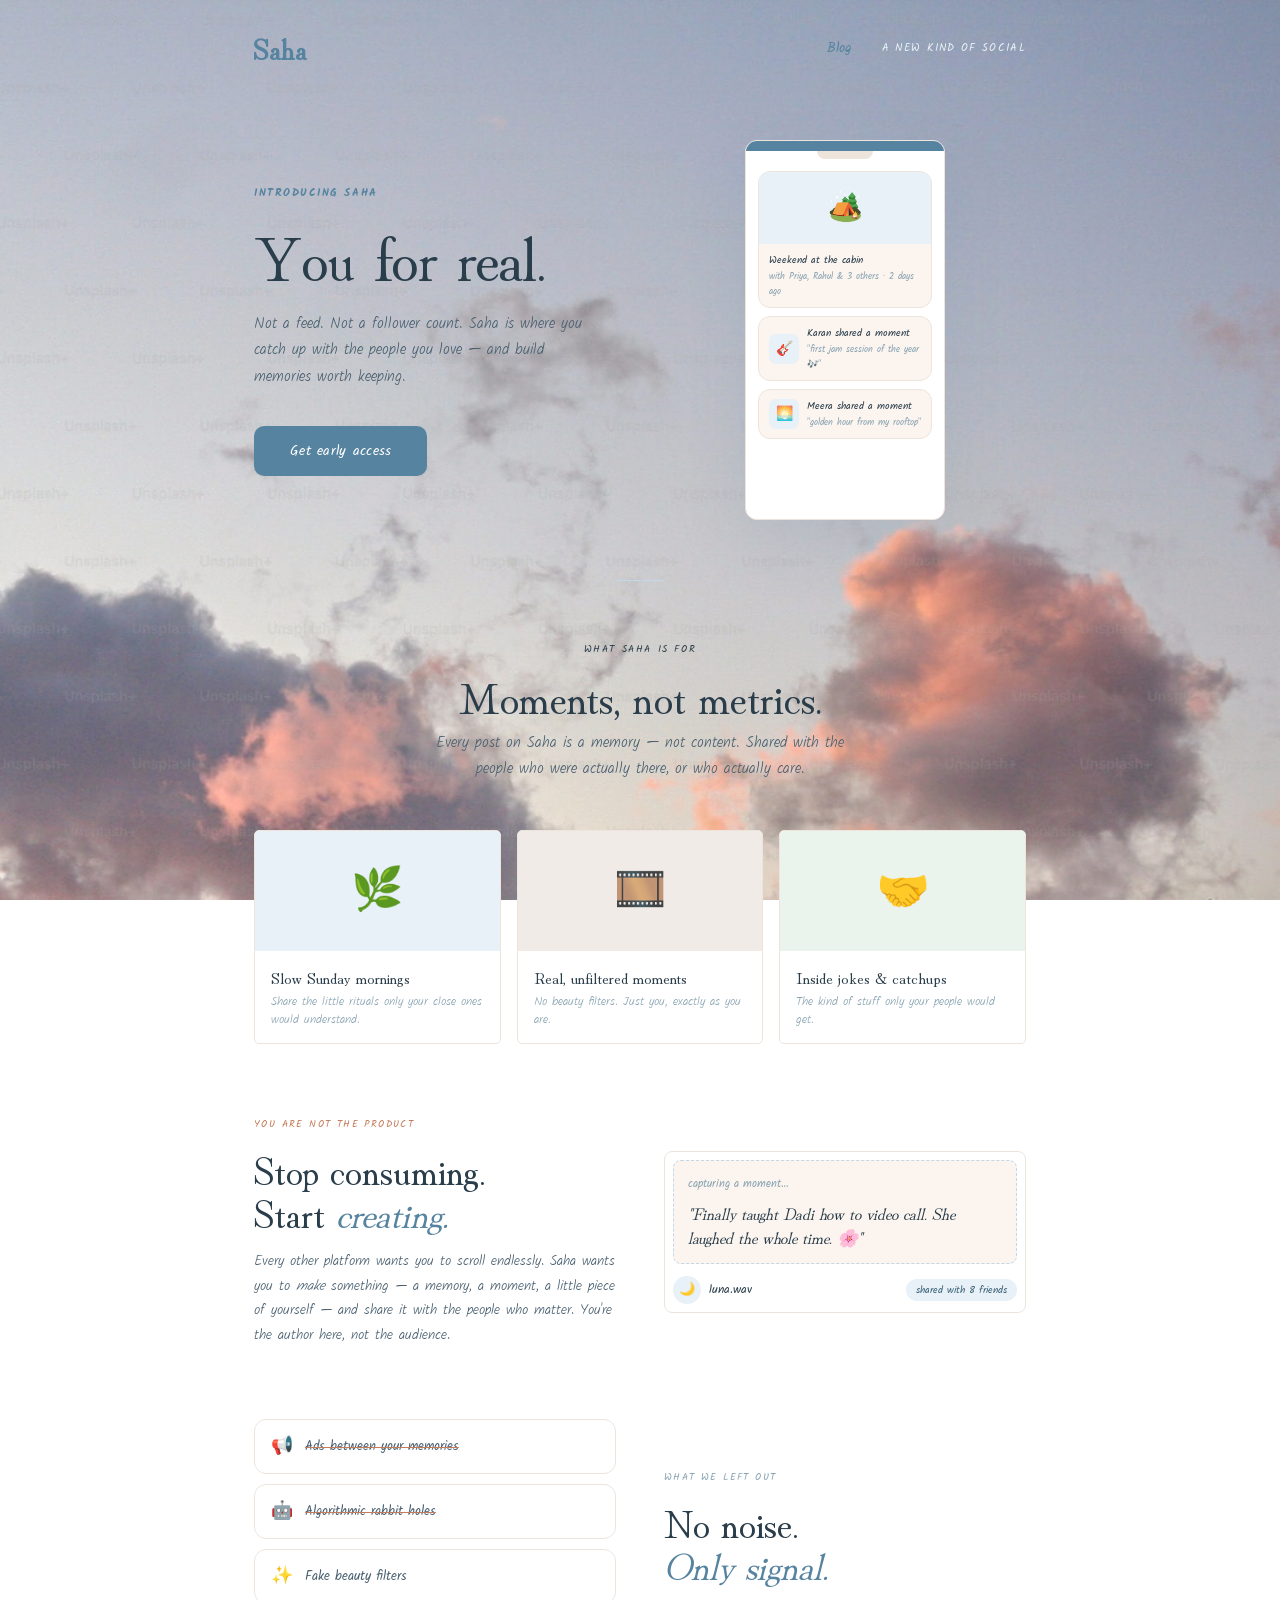
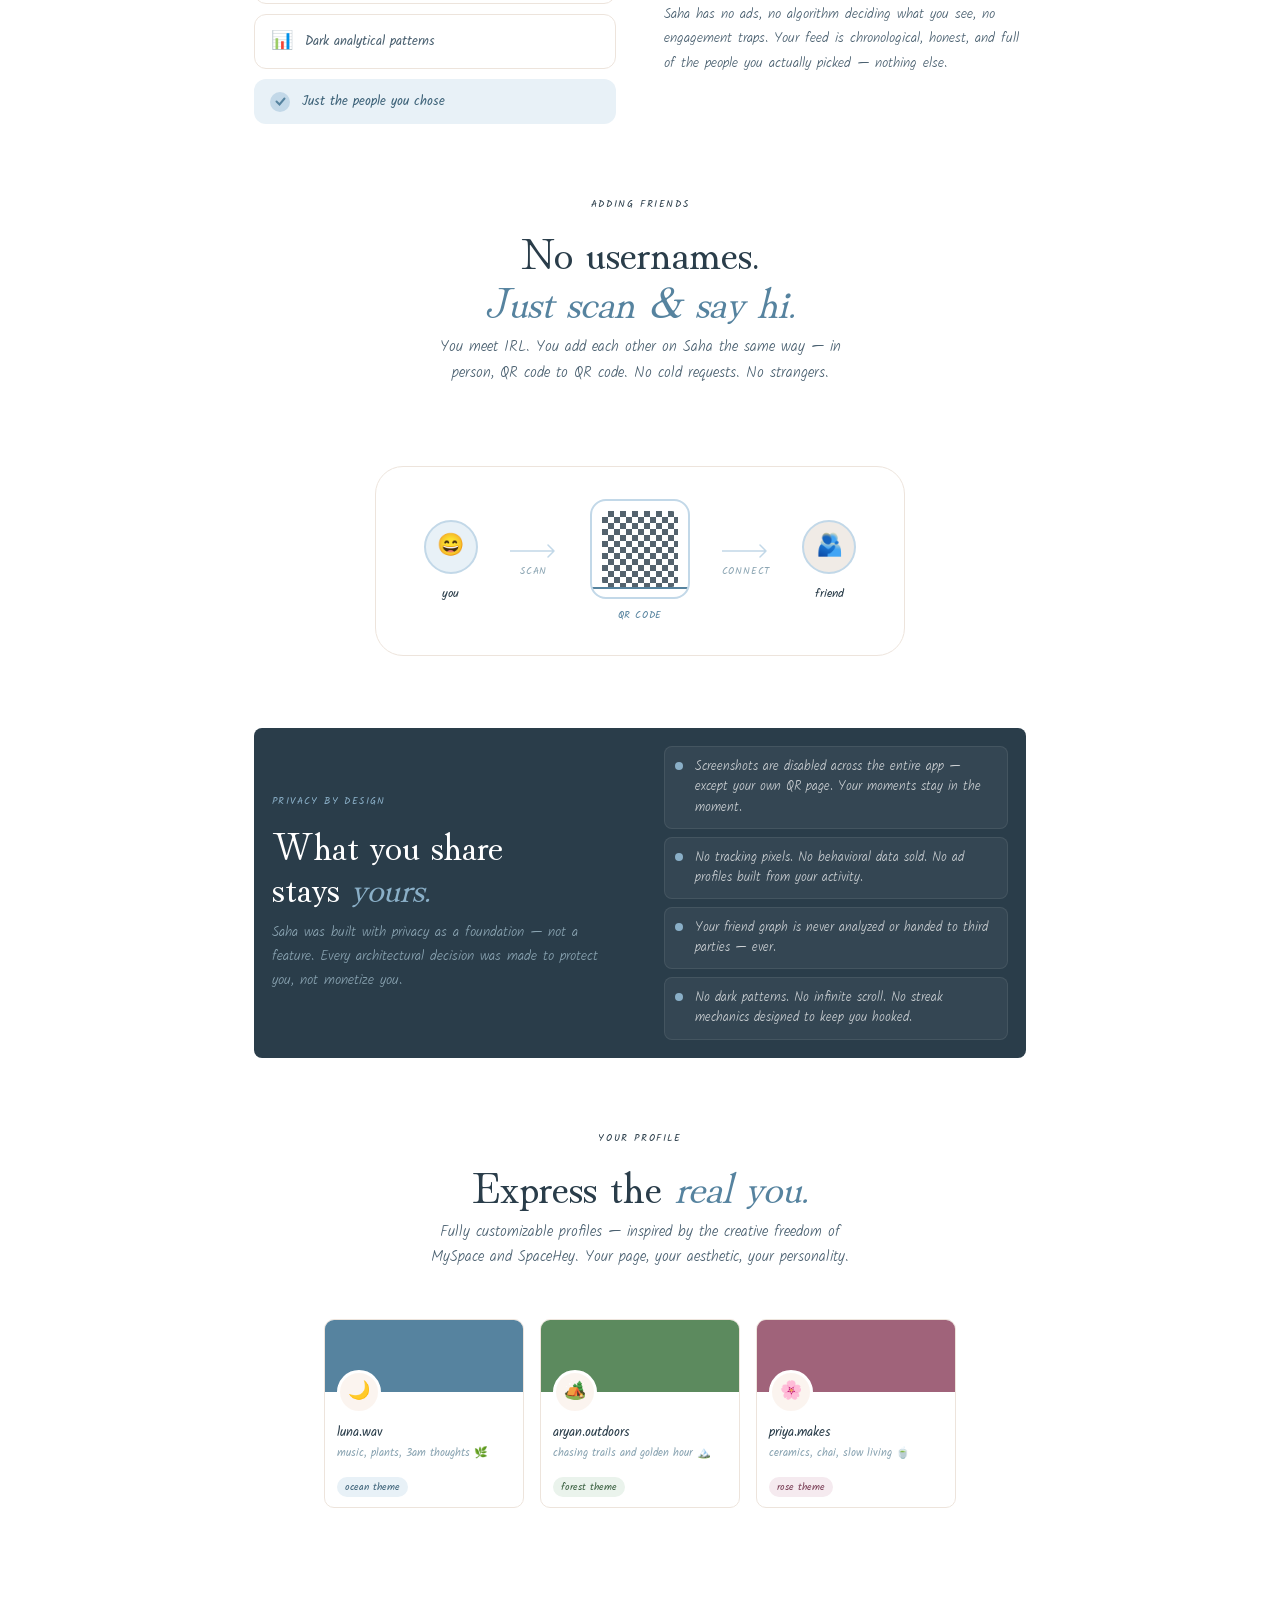
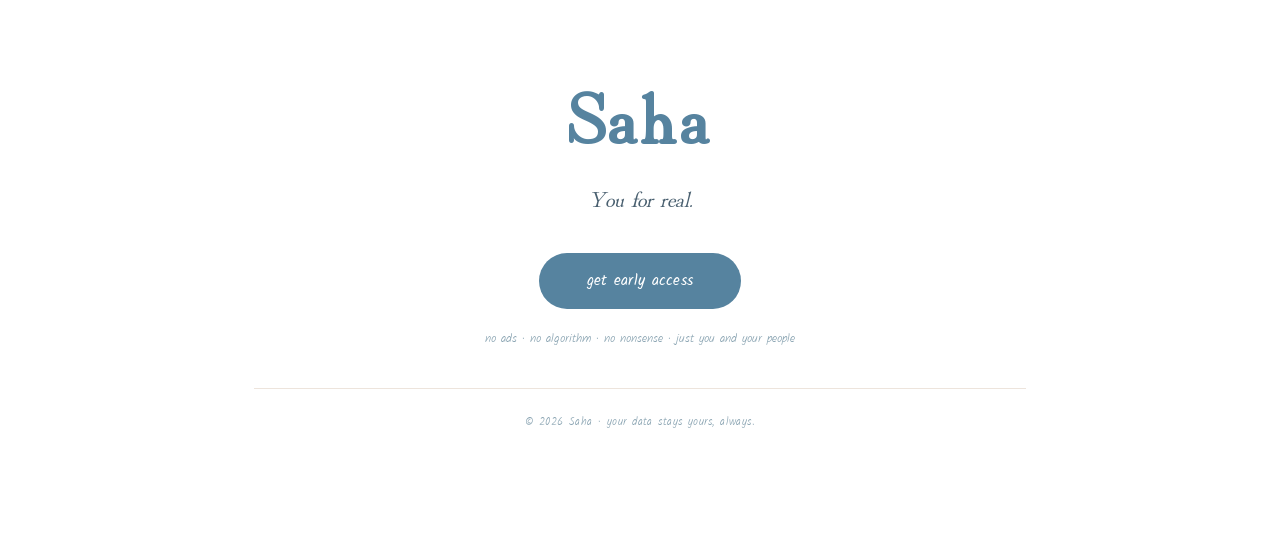
<file: BlogPage/index.html>
<!DOCTYPE html>
<html lang="en">
<head>
<meta charset="UTF-8" />
<meta name="viewport" content="width=device-width, initial-scale=1.0" />
<title>Saha — Be Here. Together.</title>
<link rel="preconnect" href="https://fonts.googleapis.com" />
<link rel="preconnect" href="https://fonts.gstatic.com" crossorigin />
<link href="https://fonts.googleapis.com/css2?family=Cormorant+Garamond:ital,wght@0,300;0,400;0,600;1,300;1,400;1,600&family=Outfit:wght@300;400;500&family=Playpen+Sans:wght@300;400;500;600&family=Kalam:wght@300;400;700&family=Patrik+Hand+SC&family=Hina+Mincho&display=swap" rel="stylesheet" />
<style>
  *, *::before, *::after { box-sizing: border-box; margin: 0; padding: 0; }

  :root {
    --blue:       #56839F;
    --blue-d:     #3d6278;
    --blue-l:     #8aafc7;
    --blue-xl:    #c2d8e8;
    --blue-xxl:   #e8f1f7;
    --cream:      #FBF4EF;
    --cream-d:    #ede4dc;
    --ink:        #2a3d4a;
    --ink-l:      #4a6070;
    --muted:      #8aA4b2;
    --warm:       #c47c5a;
  }

  
  html, body {
  width: 100%; min-height: 100vh;
  background: url('premium.jpg') no-repeat center center fixed;
  background-size: cover;
  color: var(--ink);
  font-family: 'Kalam', cursive;
  overflow-x: hidden;
}

  /* ── Grain overlay ── */
  body::before {
    content: '';
    position: fixed; inset: 0; z-index: 0;
    background-image: url("data:image/svg+xml,%3Csvg viewBox='0 0 256 256' xmlns='http://www.w3.org/2000/svg'%3E%3Cfilter id='n'%3E%3CfeTurbulence type='fractalNoise' baseFrequency='0.9' numOctaves='4' stitchTiles='stitch'/%3E%3C/filter%3E%3Crect width='100%25' height='100%25' filter='url(%23n)' opacity='0.04'/%3E%3C/svg%3E");
    background-size: 256px 256px;
    pointer-events: none;
    opacity: .5;
  }

  /* ── Stage ── */
  .stage {
    position: relative; z-index: 1;
    max-width: 820px;
    margin: 0 auto;
    padding: 0 24px 80px;
  }

  /* ── Nav ── */
  nav {
    display: flex; align-items: center; justify-content: space-between;
    padding: 28px 0 0;
  }
  .wordmark {
    font-family: 'Hina Mincho', serif;
    font-size: 28px; font-weight: 700;
    color: var(--blue);
    letter-spacing: 0.04em;
  }
  .nav-tag {
    font-size: 11px; font-weight: 400; letter-spacing: 0.12em;
    text-transform: uppercase; color: var(--blue-xxl);
  }
  .nav-links { display:flex; gap: 18px; align-items: center; }
  .nav-link { font-size: 14px; color: var(--blue); text-decoration: none; font-weight: 500; padding: 8px 12px; border-radius: 8px; transition: background .15s; }
  .nav-link:hover { background: var(--blue-xxl); }

  /* ── Hero ── */
  .hero {
    padding: 72px 0 60px;
    display: grid;
    grid-template-columns: 1fr 1fr;
    gap: 48px;
    align-items: center;
  }
  .hero-left {}
  .hero-eyebrow {
    font-size: 11px; letter-spacing: 0.14em;font-weight: 700; text-transform: uppercase;
    color: var(--blue); margin-bottom: 20px;
    opacity: 0; animation: fadeUp .6s ease .1s forwards;
  }
  .hero-headline {
    font-family: 'Hina Mincho', serif;
    font-size: 62px; font-weight: 300; line-height: 1.05;
    color: var(--ink); margin-bottom: 24px;
    opacity: 0; animation: fadeUp .7s ease .2s forwards;
  }
  .hero-headline em {
    font-style: italic; color: var(--blue);
  }
  .hero-sub {
    font-size: 15px; font-weight: 300; line-height: 1.75;
    color: var(--ink-l); max-width: 340px;
    opacity: 0; animation: fadeUp .7s ease .35s forwards;
  }
  .hero-cta {
    margin-top: 36px;
    display: inline-block; padding: 14px 36px;
    background: var(--blue); color: #fff;
    border-radius: 10px; font-size: 14px; font-weight: 500;
    text-decoration: none; letter-spacing: 0.02em;
    opacity: 0; animation: fadeUp .7s ease .5s forwards;
    transition: background .2s, transform .2s;
  }
  .hero-cta:hover { background: var(--blue-d); transform: translateY(-2px); }

  /* phone mockup */
  .hero-right {
    display: flex; justify-content: center; align-items: center;
    opacity: 0; animation: fadeUp .8s ease .3s forwards;
  }
  .phone {
    width: 200px; height: 380px;
    background: #fff;
    border: 1.5px solid var(--cream-d);
    border-radius: 12px;
    overflow: hidden;
    position: relative;
    box-shadow: 0 24px 60px rgba(86,131,159,.13);
    animation: floatPhone 5s ease-in-out infinite;
  }
  @keyframes floatPhone { 0%,100%{transform:translateY(0) rotate(-1.5deg)} 50%{transform:translateY(-10px) rotate(1deg)} }
  .phone-bar {
    height: 10px; background: var(--blue); width: 100%;
  }
  .phone-notch {
    width: 56px; height: 8px; background: var(--cream-d); border-radius: 0 0 10px 10px;
    margin: 0 auto;
  }
  .phone-content {
    padding: 12px;
    display: flex; flex-direction: column; gap: 8px;
  }
  .memory-card {
    background: var(--cream); border-radius: 12px; overflow: hidden;
    border: 1px solid var(--cream-d);
  }
  .mem-img {
    height: 72px;
    background: var(--blue-xxl);
    display: flex; align-items: center; justify-content: center;
    font-size: 28px;
  }
  .mem-body { padding: 8px 10px; }
  .mem-name { font-size: 10px; font-weight: 500; color: var(--ink); }
  .mem-time { font-size: 9px; color: var(--muted); margin-top: 1px; }

  .memory-card.sm { display: flex; align-items: center; gap: 8px; padding: 8px 10px; }
  .sm-dot { width: 30px; height: 30px; border-radius: 23%; background: var(--blue-xxl); display:flex; align-items:center; justify-content:center; font-size:14px; flex-shrink:0; }
  .sm-name { font-size: 10px; font-weight: 500; color: var(--ink); }
  .sm-msg { font-size: 9px; color: var(--muted); margin-top: 1px; }

  /* ── Divider ── */
  .divider {
    width: 48px; height: 1px; background: var(--blue-xl);
    margin: 0 auto 60px;
  }

  /* ── Section label ── */
  .section-label {
    font-size: 10px; letter-spacing: 0.16em; text-transform: uppercase;
    color: var(--ink); text-align: center; margin-bottom: 14px;
  }
  .section-headline {
    font-family: 'Hina Mincho', serif;
    font-size: 44px; font-weight: 300; line-height: 1.1;
    color: var(--ink); text-align: center; margin-bottom: 12px;
  }
  .section-headline em { font-style: italic; color: var(--blue); }
  .section-sub {
    font-size: 15px; font-weight: 300; color: var(--ink-l);
    line-height: 1.7; text-align: center; max-width: 440px;
    margin: 0 auto 48px;
  }

  /* ── Feature: Memories ── */
  .memories-grid {
    display: grid;
    grid-template-columns: repeat(3, 1fr);
    gap: 16px;
    margin-bottom: 72px;
  }
  .mem-tile {
    background: #fff;
    border: 1px solid var(--cream-d);
    border-radius: 5px;
    overflow: hidden;
    transition: transform .3s, box-shadow .3s;
  }
  .mem-tile:hover { transform: translateY(-4px); box-shadow: 0 12px 32px rgba(86,131,159,.1); }
  .mem-tile-img {
    height: 120px;
    display: flex; align-items: center; justify-content: center;
    font-size: 42px;
  }
  .mem-tile-img.c1 { background: #e8f1f7; }
  .mem-tile-img.c2 { background: #f0ebe6; }
  .mem-tile-img.c3 { background: #eaf3ec; }
  .mem-tile-body { padding: 14px 16px; }
  .mem-tile-title { font-size: 16px;font-family: Hina Mincho; font-weight: 500; color: var(--ink); margin-bottom: 4px; }
  .mem-tile-caption { font-size: 12px; font-weight: 300; color: var(--muted); line-height: 1.5; }

  /* ── Feature: Creator ── */
  .creator-row {
    display: grid;
    grid-template-columns: 1fr 1fr;
    gap: 48px;
    align-items: center;
    margin-bottom: 72px;
  }
  .creator-text {}
  .creator-accent {
    font-size: 10px; letter-spacing: 0.14em; text-transform: uppercase;
    color: var(--warm); margin-bottom: 16px;
  }
  .creator-headline {
    font-family: 'Hina Mincho', serif;
    font-size: 38px; font-weight: 300; line-height: 1.12;
    margin-bottom: 16px;
  }
  .creator-headline em { font-style: italic; color: var(--blue); }
  .creator-body {
    font-size: 14px; font-weight: 300; color: var(--ink-l); line-height: 1.75;
  }
  .creator-visual {
    background: #fff; border: 1px solid var(--cream-d);
    border-radius: 8px; padding: 8px;
    display: flex; flex-direction: column; gap: 12px;
  }
  .post-composer {
    background: var(--cream); border-radius: 8px; padding: 14px;
    border: 1px dashed var(--blue-xl);
  }
  .composer-label { font-size: 11px; color: var(--muted); margin-bottom: 8px; }
  .composer-prompt {
    font-family: 'Hina Mincho', serif;
    font-size: 17px; font-style: italic; color: var(--ink); line-height: 1.4;
  }
  .post-meta {
    display: flex; align-items: center; justify-content: space-between;
  }
  .post-who { display: flex; align-items: center; gap: 8px; }
  .post-avatar { width: 28px; height: 28px; border-radius: 50%; background: var(--blue-xxl); display:flex;align-items:center;justify-content:center; font-size:13px; }
  .post-name { font-size: 12px; font-weight: 500; color: var(--ink); }
  .post-badge {
    font-size: 10px; padding: 3px 10px; border-radius: 100px;
    background: var(--blue-xxl); color: var(--blue-d); font-weight: 500;
  }

  /* ── Feature: No feed junk ── */
  .antifeed-row {
    display: grid; grid-template-columns: 1fr 1fr; gap: 48px;
    align-items: center; margin-bottom: 72px;
  }
  .antifeed-visual { order: -1; }
  .strike-list { display: flex; flex-direction: column; gap: 10px; }
  .strike-item {
    display: flex; align-items: center; gap: 12px;
    background: #fff; border: 1px solid var(--cream-d);
    border-radius: 12px; padding: 12px 16px;
  }
  .strike-icon { font-size: 18px; flex-shrink: 0; color: var(--blue-l); }
  .strike-text { font-size: 13px; color: var(--ink-l); position: relative; display: inline-block; }
  .strike-text::after {
    content: '';
    position: absolute; left: 0; top: 50%; height: 1.5px;
    background: #c47c5a; border-radius: 2px;
    width: 0; transition: width .5s ease;
  }
  .strike-item.struck .strike-text::after { width: 100%; }
  .check-item {
    display: flex; align-items: center; gap: 12px;
    background: var(--blue-xxl); border-radius: 12px; padding: 12px 16px;
  }
  .check-icon { width: 20px; height: 20px; border-radius: 50%; background: var(--blue-xl); display:flex;align-items:center;justify-content:center; flex-shrink:0; }
  .check-icon svg { width: 11px; height: 11px; }
  .check-text { font-size: 13px; color: var(--blue-d); font-weight: 500; }

  /* ── Feature: QR ── */
  .qr-section {
    text-align: center; margin-bottom: 72px;
  }
  .qr-demo {
    display: inline-flex; align-items: center; gap: 32px;
    background: #fff; border: 1px solid var(--cream-d);
    border-radius: 28px; padding: 32px 48px;
    margin-top: 32px;
  }
  .qr-person { display: flex; flex-direction: column; align-items: center; gap: 10px; }
  .qr-avatar { width: 54px; height: 54px; border-radius: 50%; background: var(--blue-xxl); border: 2px solid var(--blue-xl); display:flex;align-items:center;justify-content:center; font-size:22px; }
  .qr-name { font-size: 12px; font-weight: 500; color: var(--ink); }
  .qr-box-outer { width: 100px; height: 100px; background: #fff; border: 2px solid var(--blue-xl); border-radius: 16px; padding: 10px; position: relative; overflow: hidden; }
  .qr-box-inner { width: 100%; height: 100%; background: repeating-conic-gradient(var(--ink) 0% 25%, #fff 0% 50%) 0 0 / 12px 12px; border-radius: 6px; opacity: .8; }
  .qr-scan-beam { position: absolute; left: 0; right: 0; height: 2px; background: var(--blue); animation: scanLine 1.5s linear infinite; }
  @keyframes scanLine { 0%{top:6px} 100%{top:calc(100% - 6px)} }
  .qr-arrow { color: var(--blue-xl); font-size: 24px; display: flex; flex-direction: column; align-items: center; gap: 4px; }
  .qr-arrow span { font-size: 10px; color: var(--muted); letter-spacing: 0.08em; text-transform: uppercase; }

  /* ── Feature: Privacy ── */
  .privacy-strip {
    background: var(--ink); border-radius: 8px; padding: 18px;
    display: grid; grid-template-columns: 1fr 1fr; gap: 48px;
    align-items: center; margin-bottom: 72px;
  }
  .privacy-left {}
  .privacy-eyebrow { font-size: 10px; letter-spacing: 0.14em; text-transform: uppercase; color: var(--blue-l); margin-bottom: 14px; }
  .privacy-headline {
    font-family: 'Hina Mincho', serif;
    font-size: 38px; font-weight: 300; line-height: 1.1; color: #fff;
  }
  .privacy-headline em { font-style: italic; color: var(--blue-l); }
  .privacy-body { font-size: 14px; font-weight: 300; color: #8aA4b2; line-height: 1.7; margin-top: 14px; }
  .privacy-right { display: flex; flex-direction: column; gap: 8px; }
  .priv-card {
    background: rgba(255,255,255,.05); border: 1px solid rgba(255,255,255,.08);
    border-radius: 8px; padding: 10px 10px;
    display: flex; align-items: flex-start; gap: 12px;
  }
  .priv-dot { width: 8px; height: 8px; border-radius: 50%; background: var(--blue-l); flex-shrink:0; margin-top:5px; }
  .priv-text { font-size: 13px; color: rgba(255,255,255,.75); line-height: 1.55; font-weight: 300; }

  /* ── Profile ── */
  .profile-section { margin-bottom: 72px; }
  .profile-showcase {
    display: flex; gap: 16px; justify-content: center; flex-wrap: wrap;
    margin-top: 32px;
  }
  .profile-card-big {
    width: 200px; background: #fff; border: 1px solid var(--cream-d);
    border-radius: 10px; overflow: hidden;
    transition: transform .3s;
  }
  .profile-card-big:hover { transform: translateY(-4px); }
  .p-banner { height: 72px; }
  .p-banner.b1 { background: var(--blue); }
  .p-banner.b2 { background: #5c8a5e; }
  .p-banner.b3 { background: #a0637a; }
  .p-avatar { width: 44px; height: 44px; border-radius: 50%; background: var(--cream); border: 3px solid #fff; margin: -22px 0 0 12px; display:flex;align-items:center;justify-content:center; font-size:18px; }
  .p-name { font-size: 13px; font-weight: 500; color: var(--ink); padding: 8px 12px 2px; }
  .p-bio { font-size: 11px; color: var(--muted); padding: 0 12px 12px; line-height: 1.5; }
  .p-tag { display: inline-block; font-size: 10px; padding: 2px 8px; border-radius: 100px; margin: 0 0 10px 12px; }
  .p-tag.t1 { background: var(--blue-xxl); color: var(--blue-d); }
  .p-tag.t2 { background: #eaf3ec; color: #3a6040; }
  .p-tag.t3 { background: #f5eaef; color: #7a3e56; }

  /* ── Final CTA ── */
  .finale {
    text-align: center; padding: 80px 0 40px;
  }
  .finale-wordmark {
    font-family: 'Hina Mincho', cursive;
    font-size: 72px; font-weight: 700;
    color: var(--blue); letter-spacing: 0.06em;
    margin-bottom: 16px;
  }
  .finale-tagline {
    font-family: 'Hina Mincho', serif;
    font-size: 22px; font-style: italic; font-weight: 300;
    color: var(--ink-l); margin-bottom: 40px;
  }
  .finale-cta {
    display: inline-block; padding: 16px 48px;
    background: var(--blue); color: #fff; border-radius: 100px;
    font-size: 15px; font-weight: 500; text-decoration: none;
    letter-spacing: 0.02em; transition: background .2s, transform .2s;
  }
  .finale-cta:hover { background: var(--blue-d); transform: translateY(-2px); }
  .finale-note { font-size: 12px; font-weight: 300; color: var(--muted); margin-top: 20px; }

  /* ── Footer ── */
  footer {
    border-top: 1px solid var(--cream-d);
    padding: 24px 0; text-align: center;
    font-size: 11px; color: var(--muted); font-weight: 300;
    letter-spacing: 0.04em;
  }

  /* ── Animations ── */
  @keyframes fadeUp {
    from { opacity: 0; transform: translateY(20px); }
    to   { opacity: 1; transform: translateY(0); }
  }

  .reveal {
    opacity: 0; transform: translateY(24px);
    transition: opacity .7s ease, transform .7s ease;
  }
  .reveal.visible { opacity: 1; transform: translateY(0); }

  /* ── Responsive ── */
  @media (max-width: 640px) {
    .hero, .creator-row, .antifeed-row { grid-template-columns: 1fr; }
    .hero-right { display: none; }
    .antifeed-visual { order: 0; }
    .privacy-strip { grid-template-columns: 1fr; }
    .hero-headline { font-size: 44px; }
    .section-headline { font-size: 34px; }
    .qr-demo { flex-direction: column; padding: 24px; }
    .memories-grid { grid-template-columns: 1fr 1fr; }
    .profile-showcase { gap: 12px; }
  }
</style>
</head>
<body>

<div class="stage">

  <!-- Nav -->
  <nav>
    <div class="wordmark">Saha</div>
    <div class="nav-links">
      <a href="blog.html" class="nav-link">Blog</a>
      <div class="nav-tag">a new kind of social</div>
    </div>
  </nav>

  <!-- Hero -->
  <section class="hero">
    <div class="hero-left">
      <div class="hero-eyebrow">introducing Saha</div>
      <h1 class="hero-headline">
        You for real.<br>
        
      </h1>
      <p class="hero-sub">
        Not a feed. Not a follower count. Saha is where you catch up with the people you love — and build memories worth keeping.
      </p>
      <a href="#" class="hero-cta">Get early access</a>
    </div>
    <div class="hero-right">
      <div class="phone">
        <div class="phone-bar"></div>
        <div class="phone-notch"></div>
        <div class="phone-content">
          <div class="memory-card">
            <div class="mem-img">🏕️</div>
            <div class="mem-body">
              <div class="mem-name">Weekend at the cabin</div>
              <div class="mem-time">with Priya, Rahul &amp; 3 others · 2 days ago</div>
            </div>
          </div>
          <div class="memory-card sm">
            <div class="sm-dot">🎸</div>
            <div>
              <div class="sm-name">Karan shared a moment</div>
              <div class="sm-msg">"first jam session of the year 🎶"</div>
            </div>
          </div>
          <div class="memory-card sm">
            <div class="sm-dot">🌅</div>
            <div>
              <div class="sm-name">Meera shared a moment</div>
              <div class="sm-msg">"golden hour from my rooftop"</div>
            </div>
          </div>
        </div>
      </div>
    </div>
  </section>

  <div class="divider"></div>

  <!-- Memories -->
  <section class="reveal">
    <div class="section-label">what Saha is for</div>
    <h2 class="section-headline">Moments, not metrics.</h2>
    <p class="section-sub">Every post on Saha is a memory — not content. Shared with the people who were actually there, or who actually care.</p>
    <div class="memories-grid">
      <div class="mem-tile">
        <div class="mem-tile-img c1">🌿</div>
        <div class="mem-tile-body">
          <div class="mem-tile-title">Slow Sunday mornings</div>
          <div class="mem-tile-caption">Share the little rituals only your close ones would understand.</div>
        </div>
      </div>
      <div class="mem-tile">
        <div class="mem-tile-img c2">🎞️</div>
        <div class="mem-tile-body">
          <div class="mem-tile-title">Real, unfiltered moments</div>
          <div class="mem-tile-caption">No beauty filters. Just you, exactly as you are.</div>
        </div>
      </div>
      <div class="mem-tile">
        <div class="mem-tile-img c3">🤝</div>
        <div class="mem-tile-body">
          <div class="mem-tile-title">Inside jokes &amp; catchups</div>
          <div class="mem-tile-caption">The kind of stuff only your people would get.</div>
        </div>
      </div>
    </div>
  </section>

  <!-- Creator -->
  <section class="creator-row reveal">
    <div class="creator-text">
      <div class="creator-accent">you are not the product</div>
      <h2 class="creator-headline">
        Stop consuming.<br>
        Start <em>creating.</em>
      </h2>
      <p class="creator-body">
        Every other platform wants you to scroll endlessly. Saha wants you to <em>make</em> something — a memory, a moment, a little piece of yourself — and share it with the people who matter. You're the author here, not the audience.
      </p>
    </div>
    <div class="creator-visual">
      <div class="post-composer">
        <div class="composer-label">capturing a moment…</div>
        <div class="composer-prompt">"Finally taught Dadi how to video call. She laughed the whole time. 🌸"</div>
      </div>
      <div class="post-meta">
        <div class="post-who">
          <div class="post-avatar">🌙</div>
          <div class="post-name">luna.wav</div>
        </div>
        <div class="post-badge">shared with 8 friends</div>
      </div>
    </div>
  </section>

  <!-- No junk feed -->
  <section class="antifeed-row reveal">
    <div class="antifeed-visual">
      <div class="strike-list" id="strikeList">
        <div class="strike-item">
          <span class="strike-icon">📢</span>
          <span class="strike-text">Ads between your memories</span>
        </div>
        <div class="strike-item">
          <span class="strike-icon">🤖</span>
          <span class="strike-text">Algorithmic rabbit holes</span>
        </div>
        <div class="strike-item">
          <span class="strike-icon">✨</span>
          <span class="strike-text">Fake beauty filters</span>
        </div>
        <div class="strike-item">
          <span class="strike-icon">📊</span>
          <span class="strike-text">Dark analytical patterns</span>
        </div>
        <div class="check-item">
          <div class="check-icon"><svg viewBox="0 0 11 11"><polyline points="1.5,5.5 4.5,8.5 9.5,2.5" fill="none" stroke="#56839F" stroke-width="2" stroke-linecap="round"/></svg></div>
          <span class="check-text">Just the people you chose</span>
        </div>
      </div>
    </div>
    <div>
      <div class="creator-accent" style="font-size:10px;letter-spacing:0.14em;text-transform:uppercase;color:var(--muted);margin-bottom:16px;">what we left out</div>
      <h2 class="creator-headline">
        No noise.<br>
        <em>Only signal.</em>
      </h2>
      <p class="creator-body">
        Saha has no ads, no algorithm deciding what you see, no engagement traps. Your feed is chronological, honest, and full of the people you actually picked — nothing else.
      </p>
    </div>
  </section>

  <!-- QR -->
  <section class="qr-section reveal">
    <div class="section-label">adding friends</div>
    <h2 class="section-headline">No usernames.<br><em>Just scan & say hi.</em></h2>
    <p class="section-sub">You meet IRL. You add each other on Saha the same way — in person, QR code to QR code. No cold requests. No strangers.</p>
    <div class="qr-demo">
      <div class="qr-person">
        <div class="qr-avatar">😄</div>
        <div class="qr-name">you</div>
      </div>
      <div class="qr-arrow">
        <svg width="48" height="16" viewBox="0 0 48 16" fill="none"><path d="M0 8h44M38 2l6 6-6 6" stroke="#c2d8e8" stroke-width="1.5" stroke-linecap="round" stroke-linejoin="round"/></svg>
        <span>scan</span>
      </div>
      <div style="display:flex;flex-direction:column;align-items:center;gap:8px;">
        <div class="qr-box-outer">
          <div class="qr-box-inner"></div>
          <div class="qr-scan-beam"></div>
        </div>
        <span style="font-size:10px;color:var(--blue);font-weight:500;letter-spacing:0.06em;text-transform:uppercase;">QR code</span>
      </div>
      <div class="qr-arrow">
        <svg width="48" height="16" viewBox="0 0 48 16" fill="none"><path d="M0 8h44M38 2l6 6-6 6" stroke="#c2d8e8" stroke-width="1.5" stroke-linecap="round" stroke-linejoin="round"/></svg>
        <span>connect</span>
      </div>
      <div class="qr-person">
        <div class="qr-avatar" style="background:#f0ebe6;">🫂</div>
        <div class="qr-name">friend</div>
      </div>
    </div>
  </section>

  <!-- Privacy -->
  <section class="privacy-strip reveal">
    <div class="privacy-left">
      <div class="privacy-eyebrow">privacy by design</div>
      <h2 class="privacy-headline">What you share<br>stays <em>yours.</em></h2>
      <p class="privacy-body">Saha was built with privacy as a foundation — not a feature. Every architectural decision was made to protect you, not monetize you.</p>
    </div>
    <div class="privacy-right">
      <div class="priv-card">
        <div class="priv-dot"></div>
        <div class="priv-text">Screenshots are disabled across the entire app — except your own QR page. Your moments stay in the moment.</div>
      </div>
      <div class="priv-card">
        <div class="priv-dot"></div>
        <div class="priv-text">No tracking pixels. No behavioral data sold. No ad profiles built from your activity.</div>
      </div>
      <div class="priv-card">
        <div class="priv-dot"></div>
        <div class="priv-text">Your friend graph is never analyzed or handed to third parties — ever.</div>
      </div>
      <div class="priv-card">
        <div class="priv-dot"></div>
        <div class="priv-text">No dark patterns. No infinite scroll. No streak mechanics designed to keep you hooked.</div>
      </div>
    </div>
  </section>

  <!-- Profiles -->
  <section class="profile-section reveal">
    <div class="section-label">your profile</div>
    <h2 class="section-headline">Express the <em>real you.</em></h2>
    <p class="section-sub">Fully customizable profiles — inspired by the creative freedom of MySpace and SpaceHey. Your page, your aesthetic, your personality.</p>
    <div class="profile-showcase">
      <div class="profile-card-big">
        <div class="p-banner b1"></div>
        <div class="p-avatar">🌙</div>
        <div class="p-name">luna.wav</div>
        <div class="p-bio">music, plants, 3am thoughts 🌿</div>
        <div class="p-tag t1">ocean theme</div>
      </div>
      <div class="profile-card-big">
        <div class="p-banner b2"></div>
        <div class="p-avatar">🏕️</div>
        <div class="p-name">aryan.outdoors</div>
        <div class="p-bio">chasing trails and golden hour 🏔️</div>
        <div class="p-tag t2">forest theme</div>
      </div>
      <div class="profile-card-big">
        <div class="p-banner b3"></div>
        <div class="p-avatar">🌸</div>
        <div class="p-name">priya.makes</div>
        <div class="p-bio">ceramics, chai, slow living 🍵</div>
        <div class="p-tag t3">rose theme</div>
      </div>
    </div>
  </section>

  <!-- Finale -->
  <section class="finale reveal">
    <div class="finale-wordmark">Saha</div>
    <div class="finale-tagline">You for real.</div>
    <a href="#" class="finale-cta">get early access</a>
    <div class="finale-note">no ads · no algorithm · no nonsense · just you and your people</div>
  </section>

  <footer>
    &copy; 2026 Saha · your data stays yours, always.
  </footer>

</div>

<script>
  // Scroll reveal
  const reveals = document.querySelectorAll('.reveal');
  const io = new IntersectionObserver((entries) => {
    entries.forEach((e, i) => {
      if (e.isIntersecting) {
        e.target.style.transitionDelay = (i * 0.05) + 's';
        e.target.classList.add('visible');
        io.unobserve(e.target);
      }
    });
  }, { threshold: 0.12 });
  reveals.forEach(r => io.observe(r));

  // Strike-through animation when section scrolls into view
  const strikeList = document.getElementById('strikeList');
  const strikeIO = new IntersectionObserver((entries) => {
    if (entries[0].isIntersecting) {
      const items = strikeList.querySelectorAll('.strike-item');
      items.forEach((item, i) => {
        setTimeout(() => item.classList.add('struck'), 500 + i * 200);
      });
      strikeIO.unobserve(strikeList);
    }
  }, { threshold: 0.3 });
  strikeIO.observe(strikeList);
</script>
</body>
</html>
</file>
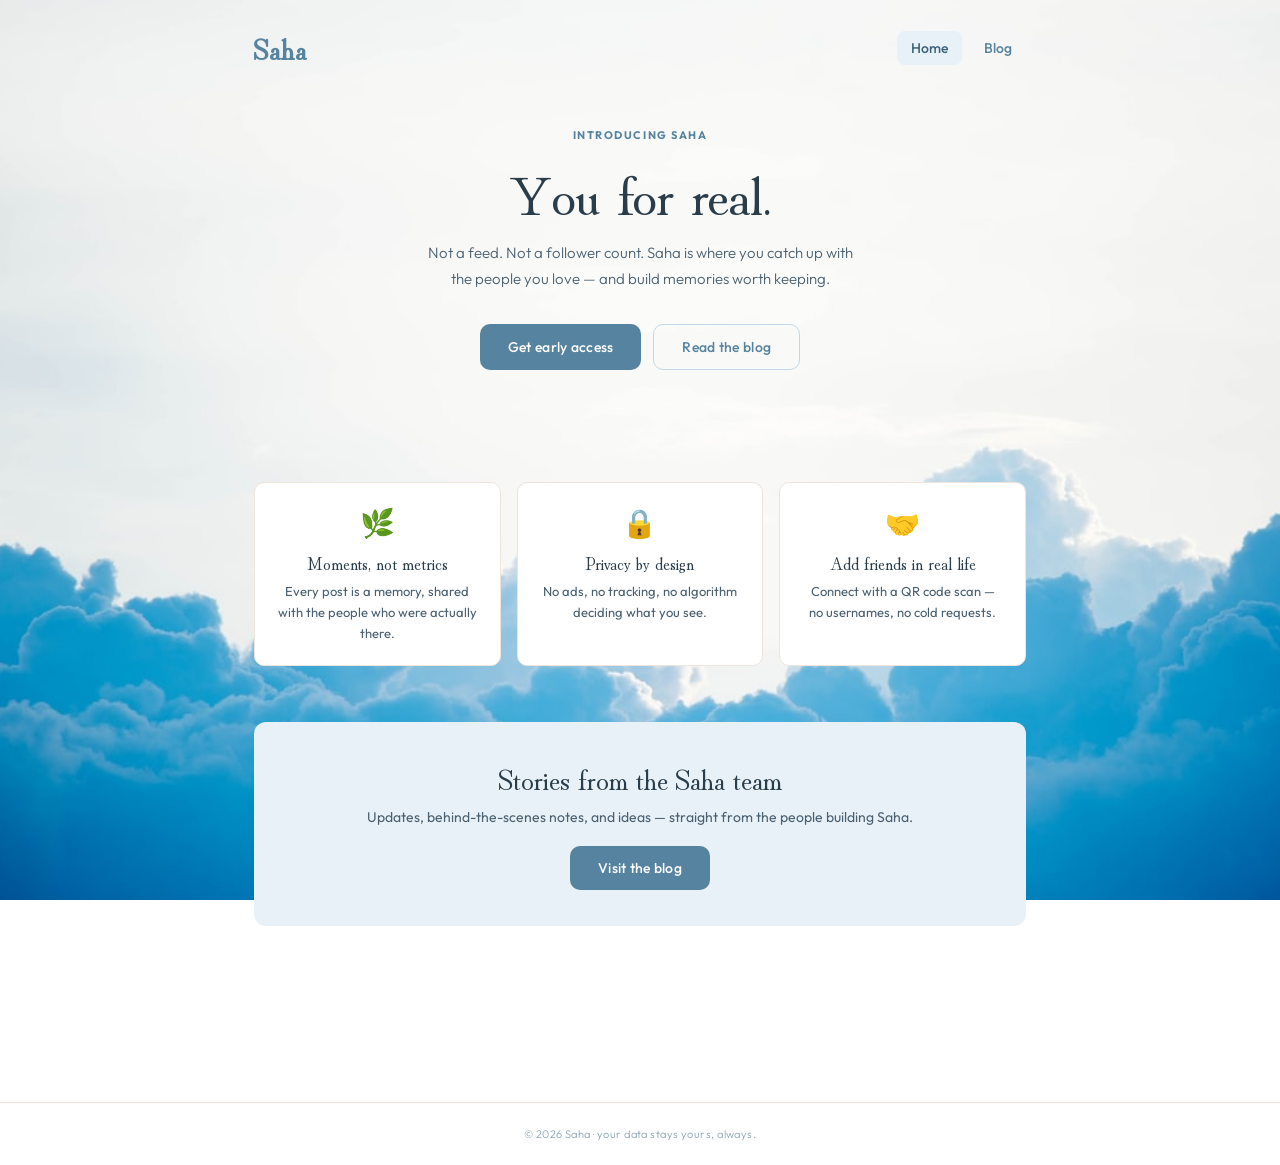
<file: Main/index.html>
<!DOCTYPE html>
<html lang="en">
<head>
<meta charset="UTF-8" />
<meta name="viewport" content="width=device-width, initial-scale=1.0" />
<title>Saha — You for real.</title>
<link rel="preconnect" href="https://fonts.googleapis.com" />
<link rel="preconnect" href="https://fonts.gstatic.com" crossorigin />
<link href="https://fonts.googleapis.com/css2?family=Hina+Mincho&family=Outfit:wght@300;400;500;600&display=swap" rel="stylesheet" />
<link rel="stylesheet" href="styles.css" />
<style>
     html, body {
  width: 100%; min-height: 100vh;
  background: url('Lowerclouds.jpg') no-repeat center center fixed;
  background-size: cover;
  color: var(--ink);

  overflow-x: hidden;
}


  .hero { padding: 32px 0 56px; text-align: center; }
  .hero-eyebrow {
    font-size: 11px; letter-spacing: 0.14em; font-weight: 700;
    text-transform: uppercase; color: var(--blue); margin-bottom: 18px;
  }
  .hero-headline {
    font-family: var(--font-display);
    font-size: 56px; font-weight: 300; line-height: 1.1;
    color: var(--ink); margin-bottom: 18px;
  }
  .hero-headline em { font-style: italic; color: var(--blue); }
  .hero-sub {
    font-size: 15px; font-weight: 300; line-height: 1.75;
    color: var(--ink-l); max-width: 440px; margin: 0 auto 32px;
  }
  .hero-ctas { display: flex; gap: 12px; justify-content: center; flex-wrap: wrap; }

  .features {
    display: grid; grid-template-columns: repeat(3, 1fr); gap: 16px;
    margin: 56px 0;
  }
  .feature-tile {
    background: #fff; border: 1px solid var(--cream-d); border-radius: 10px;
    padding: 22px; text-align: center;
  }
  .feature-icon { font-size: 28px; margin-bottom: 10px; }
  .feature-tile h3 {
    font-family: var(--font-display); font-size: 17px; font-weight: 500;
    color: var(--ink); margin-bottom: 6px;
  }
  .feature-tile p { font-size: 13px; color: var(--ink-l); line-height: 1.6; }

  .blog-teaser {
    background: var(--blue-xxl); border-radius: 12px; padding: 36px;
    text-align: center; margin: 56px 0;
  }
  .blog-teaser h2 {
    font-family: var(--font-display); font-size: 28px; font-weight: 400;
    color: var(--ink); margin-bottom: 10px;
  }
  .blog-teaser p { font-size: 14px; color: var(--ink-l); margin-bottom: 20px; }

  @media (max-width: 640px) {
    .hero-headline { font-size: 38px; }
    .features { grid-template-columns: 1fr; }
  }
</style>
</head>
<body>
  <div class="stage">
    <nav class="site-nav">
      <div class="wordmark">Saha</div>
      <div class="nav-links">
        <a href="index.html" class="nav-link active">Home</a>
        <a href="blog.html" class="nav-link">Blog</a>
      </div>
    </nav>

    <section class="hero">
      <div class="hero-eyebrow">introducing Saha</div>
      <h1 class="hero-headline">You for real.</h1>
      <p class="hero-sub">
        Not a feed. Not a follower count. Saha is where you catch up with the
        people you love — and build memories worth keeping.
      </p>
      <div class="hero-ctas">
        <a href="#" class="btn btn-primary">Get early access</a>
        <a href="blog.html" class="btn btn-secondary">Read the blog</a>
      </div>
    </section>

    <section class="features">
      <div class="feature-tile">
        <div class="feature-icon">🌿</div>
        <h3>Moments, not metrics</h3>
        <p>Every post is a memory, shared with the people who were actually there.</p>
      </div>
      <div class="feature-tile">
        <div class="feature-icon">🔒</div>
        <h3>Privacy by design</h3>
        <p>No ads, no tracking, no algorithm deciding what you see.</p>
      </div>
      <div class="feature-tile">
        <div class="feature-icon">🤝</div>
        <h3>Add friends in real life</h3>
        <p>Connect with a QR code scan — no usernames, no cold requests.</p>
      </div>
    </section>

    <section class="blog-teaser">
      <h2>Stories from the Saha team</h2>
      <p>Updates, behind-the-scenes notes, and ideas — straight from the people building Saha.</p>
      <a href="blog.html" class="btn btn-primary">Visit the blog</a>
    </section>
  </div>

  <footer class="site-footer">
    &copy; 2026 Saha · your data stays yours, always.
  </footer>
</body>
</html>
</file>
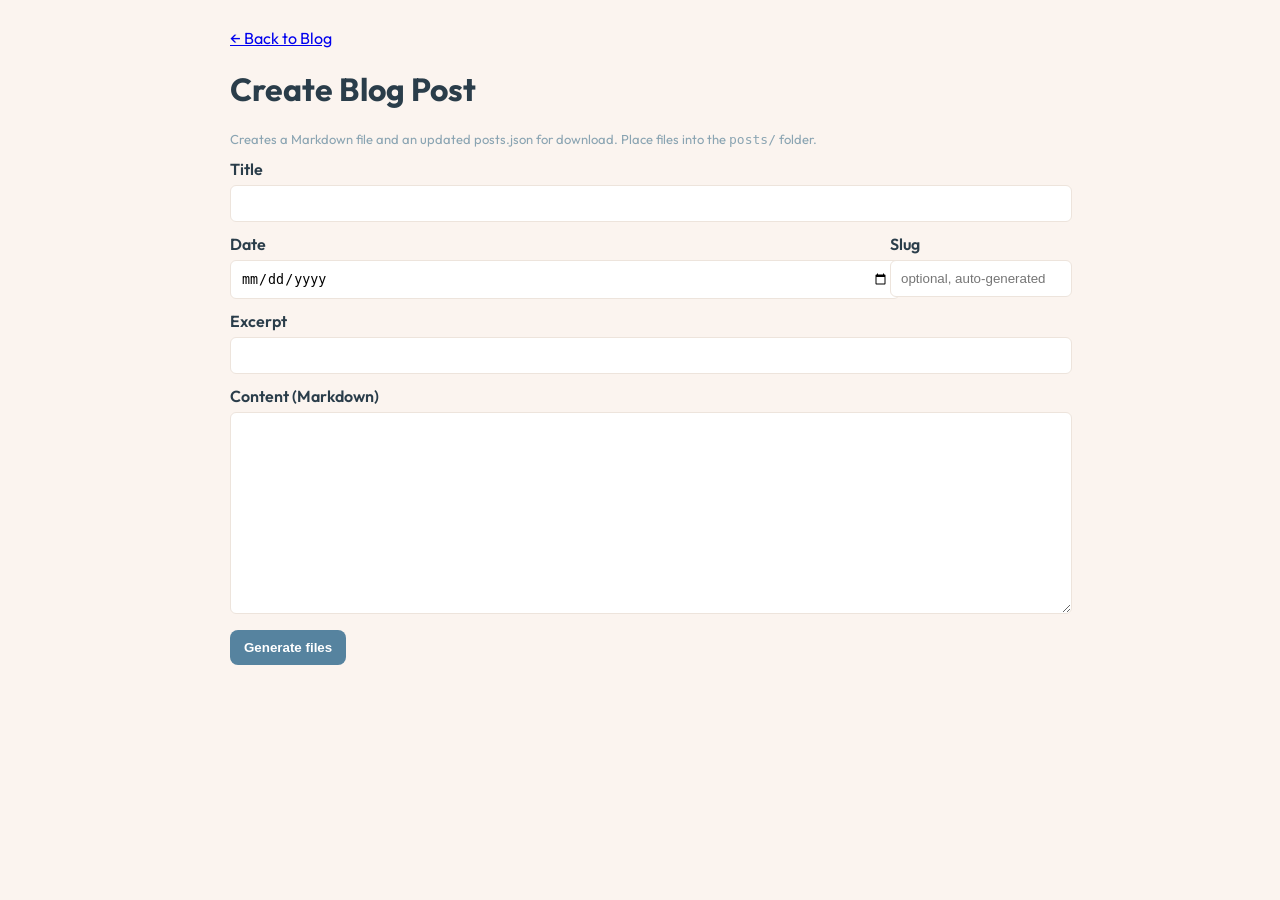
<file: BlogPage/admin.html>
<!DOCTYPE html>
<html lang="en">
<head>
<meta charset="utf-8" />
<meta name="viewport" content="width=device-width,initial-scale=1" />
<title>Saha — Admin</title>
<link href="https://fonts.googleapis.com/css2?family=Outfit:wght@300;400;500&display=swap" rel="stylesheet">
<style>
  body{font-family:'Outfit',sans-serif;background:#FBF4EF;color:#2a3d4a;margin:0;padding:28px}
  .stage{max-width:820px;margin:0 auto}
  label{display:block;margin-top:12px;font-weight:600}
  input,textarea{width:100%;padding:10px;border-radius:6px;border:1px solid #ede4dc;margin-top:6px}
  .row{display:grid;grid-template-columns:1fr 160px;gap:12px}
  button{margin-top:12px;padding:10px 14px;border-radius:8px;border:none;background:#56839F;color:#fff;font-weight:600}
  .muted{color:#8aA4b2;font-size:13px}
  .downloads{display:flex;gap:12px;flex-wrap:wrap;margin-top:12px}
  .note{margin-top:12px;color:#4a6070}
</style>
</head>
<body>
  <div class="stage">
    <a href="blog.html">← Back to Blog</a>
    <h1>Create Blog Post</h1>
    <div class="muted">Creates a Markdown file and an updated posts.json for download. Place files into the <code>posts/</code> folder.</div>

    <label>Title</label>
    <input id="title">

    <div class="row">
      <div>
        <label>Date</label>
        <input id="date" type="date">
      </div>
      <div>
        <label>Slug</label>
        <input id="slug" placeholder="optional, auto-generated">
      </div>
    </div>

    <label>Excerpt</label>
    <input id="excerpt">

    <label>Content (Markdown)</label>
    <textarea id="content" rows="12"></textarea>

    <button id="create">Generate files</button>

    <div id="output" class="note"></div>

    <div class="downloads" id="downloads"></div>
  </div>

<script>
function slugify(s){return s.toLowerCase().replace(/[^a-z0-9]+/g,'-').replace(/(^-|-$)/g,'')}
async function create(){
  const title = document.getElementById('title').value.trim();
  if(!title){alert('Title required');return}
  const date = document.getElementById('date').value || new Date().toISOString().slice(0,10);
  let slug = document.getElementById('slug').value.trim();
  if(!slug) slug = slugify(title)+'-'+date;
  const excerpt = document.getElementById('excerpt').value.trim();
  const content = document.getElementById('content').value || '';

  const md = `---\ntitle: ${title}\ndate: ${date}\nexcerpt: ${excerpt}\n---\n\n${content}\n`;
  const mdName = `posts/${slug}.md`;

  // fetch existing posts.json
  let posts = [];
  try{
    const res = await fetch('posts/posts.json');
    posts = await res.json();
  }catch(e){ posts = []; }

  const newPost = {title, date, excerpt, path: mdName};
  posts.unshift(newPost);

  // create downloadable blobs
  const mdBlob = new Blob([md],{type:'text/markdown'});
  const jsonBlob = new Blob([JSON.stringify(posts, null, 2)],{type:'application/json'});

  const downloads = document.getElementById('downloads'); downloads.innerHTML='';

  const a1 = document.createElement('a'); a1.href = URL.createObjectURL(mdBlob); a1.download = slug + '.md'; a1.textContent='Download markdown'; a1.style.padding='8px 12px'; a1.style.background='#eee'; a1.style.borderRadius='6px'; a1.style.textDecoration='none';
  downloads.appendChild(a1);

  const a2 = document.createElement('a'); a2.href = URL.createObjectURL(jsonBlob); a2.download = 'posts.json'; a2.textContent='Download updated posts.json'; a2.style.padding='8px 12px'; a2.style.background='#eee'; a2.style.borderRadius='6px'; a2.style.textDecoration='none';
  downloads.appendChild(a2);

  document.getElementById('output').textContent = `Generated ${mdName} — download and place into the posts/ folder, then replace posts/posts.json with the updated file.`;
}

document.getElementById('create').addEventListener('click', create);
</script>
</body>
</html>
</file>
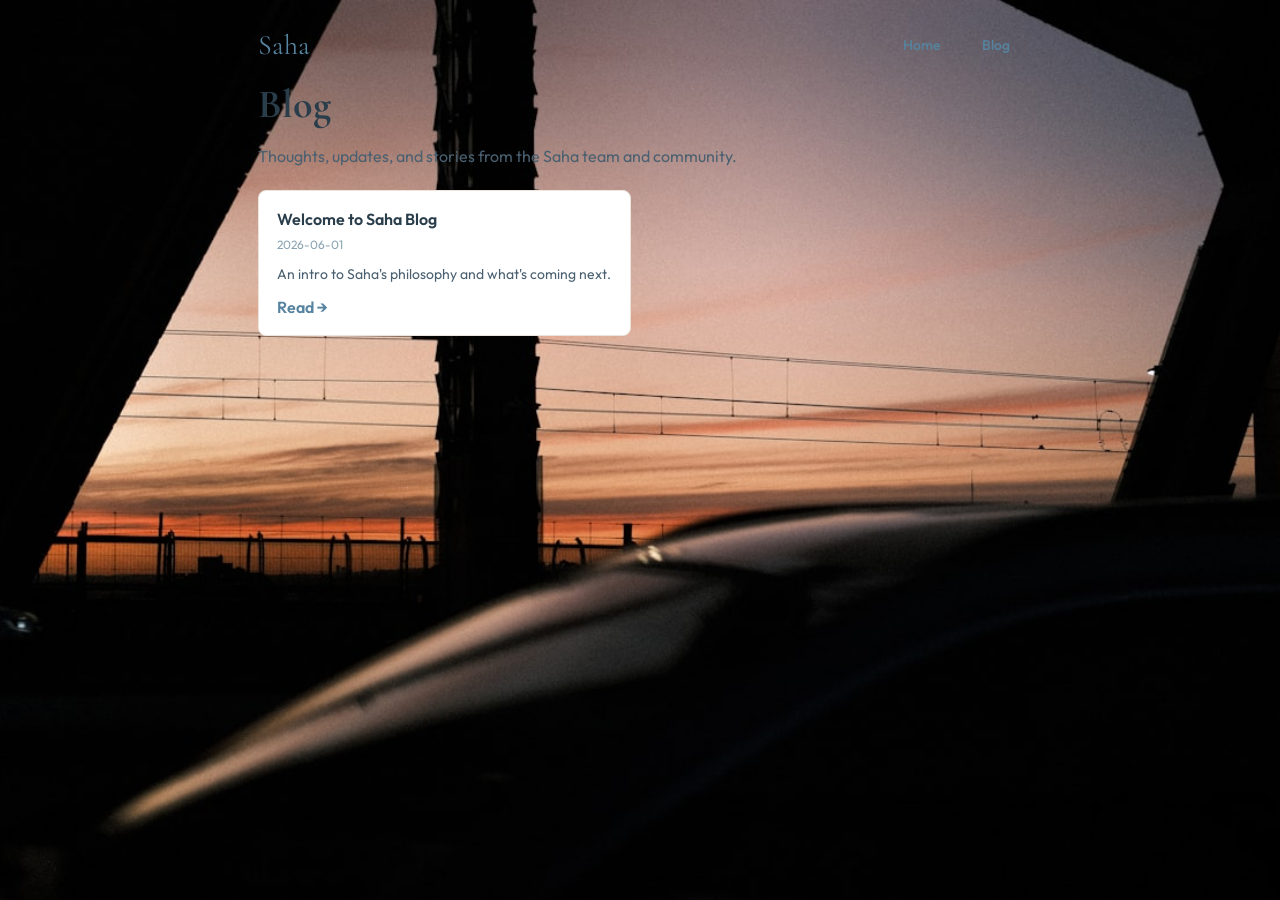
<file: BlogPage/blog.html>
<!DOCTYPE html>
<html lang="en">
<head>
<meta charset="UTF-8" />
<meta name="viewport" content="width=device-width, initial-scale=1.0" />
<title>Saha Blog</title>
<link rel="preconnect" href="https://fonts.googleapis.com" />
<link rel="preconnect" href="https://fonts.gstatic.com" crossorigin />
<link href="https://fonts.googleapis.com/css2?family=Cormorant+Garamond:ital,wght@0,300;0,400;0,600;1,300;1,400;1,600&family=Outfit:wght@300;400;500&display=swap" rel="stylesheet" />
<style>
  *, *::before, *::after { box-sizing: border-box; margin: 0; padding: 0; }
  :root {
    --blue:       #56839F;
    --blue-d:     #3d6278;
    --blue-l:     #8aafc7;
    --blue-xl:    #c2d8e8;
    --blue-xxl:   #e8f1f7;
    --cream:      #FBF4EF;
    --cream-d:    #ede4dc;
    --ink:        #2a3d4a;
    --ink-l:      #4a6070;
    --muted:      #8aA4b2;
  }
  html,bodyhtml, body {
  width: 100%; min-height: 100vh;
  background: url('Metro.jpg') no-repeat center center fixed;
  background-size: cover;
  color: var(--ink);
  font-family: 'Outfit', sans-serif;
  overflow-x: hidden;
}
  .stage{max-width:820px;margin:0 auto;padding:28px}
  nav{display:flex;align-items:center;justify-content:space-between}
  .wordmark{font-family:'Cormorant Garamond',serif;font-size:28px;color:var(--blue)}
  .nav-links{display:flex;gap:18px;align-items:center}
  .nav-link{font-size:14px;color:var(--blue);text-decoration:none;font-weight:500;padding:8px 12px;border-radius:8px}
  .nav-link:hover{background:var(--blue-xxl)}
  h1{font-family:'Cormorant Garamond',serif;font-size:40px;margin:18px 0;color:var(--ink)}
  .posts-grid{display:grid;grid-template-columns:1fr 1fr;gap:18px;margin-top:24px}
  .post-card{background:#fff;border:1px solid var(--cream-d);border-radius:8px;padding:18px}
  .post-title{font-size:16px;font-weight:600;color:var(--ink);margin-bottom:8px}
  .post-meta{font-size:12px;color:var(--muted);margin-bottom:12px}
  .post-excerpt{font-size:14px;color:var(--ink-l);line-height:1.5}
  .read-more{display:inline-block;margin-top:12px;color:var(--blue);text-decoration:none;font-weight:600}
  @media(max-width:640px){.posts-grid{grid-template-columns:1fr}}
</style>
</head>
<body>
  <div class="stage">
    <nav>
      <div class="wordmark">Saha</div>
      <div class="nav-links">
        <a href="index.html" class="nav-link">Home</a>
        <a href="blog.html" class="nav-link">Blog</a>
      </div>
    </nav>

    <h1>Blog</h1>
    <p style="color:var(--ink-l);margin-top:8px">Thoughts, updates, and stories from the Saha team and community.</p>

    <div id="posts" class="posts-grid" aria-live="polite"></div>
  </div>

<script>
async function loadPosts(){
  try{
    const res = await fetch('posts/posts.json');
    const posts = await res.json();
    const container = document.getElementById('posts');
    posts.forEach(p => {
      const card = document.createElement('article');
      card.className = 'post-card';
      const url = `post.html?path=${encodeURIComponent(p.path)}`;
      card.innerHTML = `
        <div class="post-title">${p.title}</div>
        <div class="post-meta">${p.date}</div>
        <div class="post-excerpt">${p.excerpt}</div>
        <a class="read-more" href="${url}">Read →</a>
      `;
      container.appendChild(card);
    });
  }catch(e){
    document.getElementById('posts').textContent = 'No posts yet.';
  }
}
loadPosts();
</script>
</body>
</html>
</file>
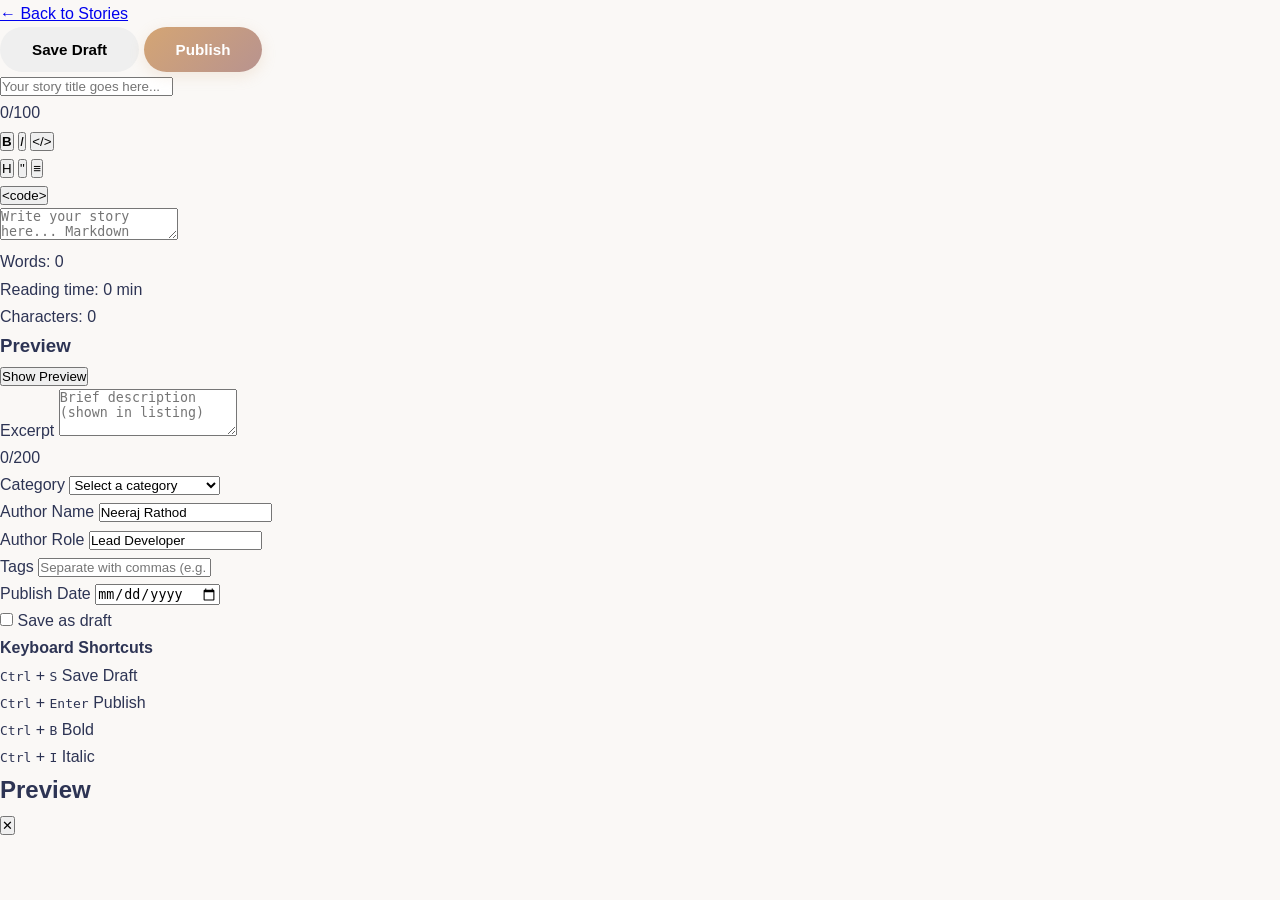
<file: BlogPage/write.html>
<!DOCTYPE html>
<html lang="en">
<head>
    <meta charset="UTF-8">
    <meta name="viewport" content="width=device-width, initial-scale=1.0">
    <title>Write a Story — Saha Dev</title>
    <link rel="preconnect" href="https://fonts.googleapis.com">
    <link rel="preconnect" href="https://fonts.gstatic.com" crossorigin>
    <link href="https://fonts.googleapis.com/css2?family=Plus+Jakarta+Sans:wght@400;500;600;700;800&family=Playfair+Display:wght@700;900&display=swap" rel="stylesheet">
    <link rel="stylesheet" href="styles.css">
</head>
<body class="write-page">
    <!-- Writing Interface -->
    <div class="editor-layout">
        <!-- Left Panel - Editor -->
        <div class="editor-panel">
            <!-- Header -->
            <div class="editor-header">
                <a href="index.html" class="back-link">← Back to Stories</a>
                <div class="editor-actions">
                    <button class="btn btn-outline" onclick="saveDraft()">Save Draft</button>
                    <button class="btn btn-primary" onclick="publishPost()">Publish</button>
                </div>
            </div>

            <!-- Writing Area -->
            <div class="editor-container">
                <input 
                    type="text" 
                    class="post-title-input" 
                    id="postTitle"
                    placeholder="Your story title goes here..." 
                    maxlength="100"
                >
                
                <div class="title-char-count">
                    <span id="titleCount">0</span>/100
                </div>

                <div class="editor-toolbar">
                    <div class="toolbar-group">
                        <button class="toolbar-btn" title="Bold" onclick="insertMarkdown('**', '**')">
                            <strong>B</strong>
                        </button>
                        <button class="toolbar-btn" title="Italic" onclick="insertMarkdown('*', '*')">
                            <em>I</em>
                        </button>
                        <button class="toolbar-btn" title="Code" onclick="insertMarkdown('`', '`')">
                            &lt;/&gt;
                        </button>
                    </div>
                    <div class="toolbar-group">
                        <button class="toolbar-btn" title="Heading" onclick="insertMarkdown('\n# ', '\n')">
                            H
                        </button>
                        <button class="toolbar-btn" title="Quote" onclick="insertMarkdown('\n> ', '\n')">
                            "
                        </button>
                        <button class="toolbar-btn" title="List" onclick="insertMarkdown('\n- ', '\n')">
                            ≡
                        </button>
                    </div>
                    <div class="toolbar-group">
                        <button class="toolbar-btn" title="Code Block" onclick="insertMarkdown('\n```\n', '\n```\n')">
                            &lt;code&gt;
                        </button>
                    </div>
                </div>

                <textarea 
                    id="postContent" 
                    class="post-editor" 
                    placeholder="Write your story here... Markdown supported.

Headings:
# H1
## H2
### H3

Formatting:
**bold** *italic* `code`

Lists:
- Item 1
- Item 2

> Blockquote

Code blocks:
\`\`\`
code here
\`\`\`"
                ></textarea>

                <div class="editor-stats">
                    <div class="stat">
                        <span class="stat-label">Words:</span>
                        <span class="stat-value" id="wordCount">0</span>
                    </div>
                    <div class="stat">
                        <span class="stat-label">Reading time:</span>
                        <span class="stat-value" id="readTime">0 min</span>
                    </div>
                    <div class="stat">
                        <span class="stat-label">Characters:</span>
                        <span class="stat-value" id="charCount">0</span>
                    </div>
                </div>
            </div>
        </div>

        <!-- Right Panel - Preview & Metadata -->
        <div class="editor-sidebar">
            <!-- Preview Toggle -->
            <div class="sidebar-section">
                <h3>Preview</h3>
                <button class="toggle-preview-btn" onclick="togglePreview()">Show Preview</button>
            </div>

            <!-- Post Metadata -->
            <div class="sidebar-section">
                <label class="form-label">Excerpt</label>
                <textarea 
                    id="postExcerpt" 
                    class="form-input form-textarea" 
                    placeholder="Brief description (shown in listing)" 
                    maxlength="200"
                    rows="3"
                ></textarea>
                <div class="char-count">
                    <span id="excerptCount">0</span>/200
                </div>
            </div>

            <div class="sidebar-section">
                <label class="form-label">Category</label>
                <select id="postCategory" class="form-input form-select">
                    <option value="">Select a category</option>
                    <option value="Architecture">🏗️ Architecture</option>
                    <option value="Performance">⚡ Performance</option>
                    <option value="Security">🔒 Security & Privacy</option>
                    <option value="Insights">💡 Insights</option>
                </select>
            </div>

            <div class="sidebar-section">
                <label class="form-label">Author Name</label>
                <input 
                    type="text" 
                    id="authorName" 
                    class="form-input" 
                    placeholder="Your name"
                    value="Neeraj Rathod"
                >
            </div>

            <div class="sidebar-section">
                <label class="form-label">Author Role</label>
                <input 
                    type="text" 
                    id="authorRole" 
                    class="form-input" 
                    placeholder="e.g. Lead Developer"
                    value="Lead Developer"
                >
            </div>

            <div class="sidebar-section">
                <label class="form-label">Tags</label>
                <input 
                    type="text" 
                    id="postTags" 
                    class="form-input" 
                    placeholder="Separate with commas (e.g. flutter, backend, database)"
                >
            </div>

            <!-- Publish Status -->
            <div class="sidebar-section">
                <label class="form-label">Publish Date</label>
                <input 
                    type="date" 
                    id="publishDate" 
                    class="form-input"
                >
            </div>

            <div class="sidebar-section">
                <label class="checkbox-label">
                    <input type="checkbox" id="isDraft">
                    <span>Save as draft</span>
                </label>
            </div>

            <!-- Keyboard Shortcuts -->
            <div class="sidebar-section shortcuts">
                <h4>Keyboard Shortcuts</h4>
                <div class="shortcut">
                    <kbd>Ctrl</kbd> + <kbd>S</kbd> Save Draft
                </div>
                <div class="shortcut">
                    <kbd>Ctrl</kbd> + <kbd>Enter</kbd> Publish
                </div>
                <div class="shortcut">
                    <kbd>Ctrl</kbd> + <kbd>B</kbd> Bold
                </div>
                <div class="shortcut">
                    <kbd>Ctrl</kbd> + <kbd>I</kbd> Italic
                </div>
            </div>
        </div>
    </div>

    <!-- Preview Modal -->
    <div id="previewModal" class="modal">
        <div class="modal-content">
            <div class="modal-header">
                <h2>Preview</h2>
                <button class="modal-close" onclick="togglePreview()">✕</button>
            </div>
            <div class="modal-body">
                <article class="preview-article">
                    <div class="preview-meta">
                        <span class="preview-date" id="previewDate"></span>
                        <span class="preview-tag" id="previewTag"></span>
                    </div>
                    <h1 id="previewTitle"></h1>
                    <p id="previewExcerpt" class="preview-excerpt"></p>
                    <div class="preview-content" id="previewContent"></div>
                    <div class="preview-footer">
                        <div class="preview-author">
                            <div class="preview-avatar"></div>
                            <div>
                                <div id="previewAuthorName"></div>
                                <div id="previewAuthorRole" class="preview-role"></div>
                            </div>
                        </div>
                    </div>
                </article>
            </div>
        </div>
    </div>

    <script src="script.js"></script>
</body>
</html>
</file>
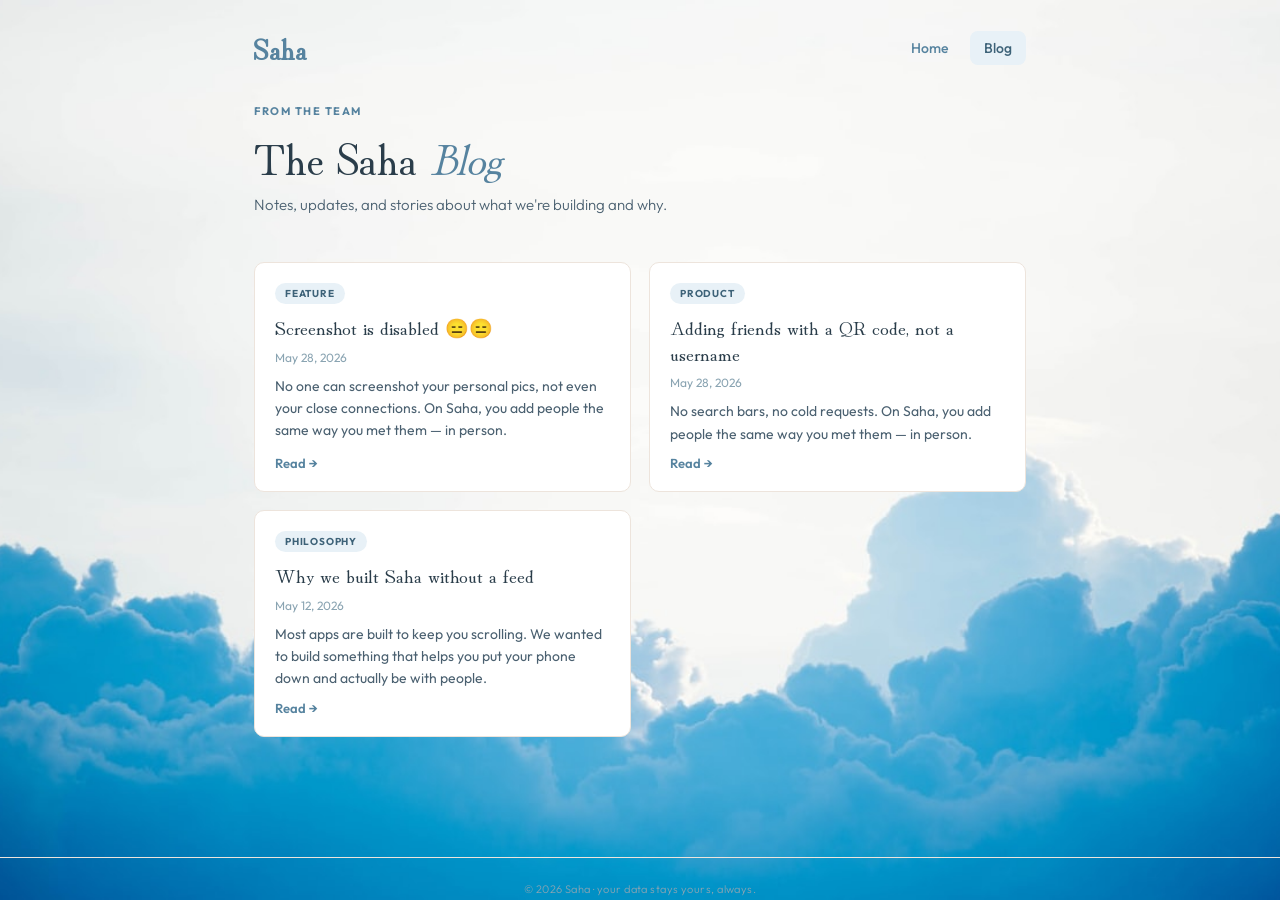
<file: Main/blog.html>
<!DOCTYPE html>
<html lang="en">
<head>
<meta charset="UTF-8" />
<meta name="viewport" content="width=device-width, initial-scale=1.0" />
<title>Saha — Blog</title>
<link rel="preconnect" href="https://fonts.googleapis.com" />
<link rel="preconnect" href="https://fonts.gstatic.com" crossorigin />
<link href="https://fonts.googleapis.com/css2?family=Hina+Mincho&family=Outfit:wght@300;400;500;600&display=swap" rel="stylesheet" />
<link rel="stylesheet" href="styles.css" />
<style>
      html, body {
  width: 100%; min-height: 100vh;
  background: url('Lowerclouds.jpg') no-repeat center center fixed;
  background-size: cover;
  color: var(--ink);

  overflow-x: hidden;
}
</style>
</head>
<body>
  <div class="stage">
    <nav class="site-nav">
      <div class="wordmark">Saha</div>
      <div class="nav-links">
        <a href="index.html" class="nav-link">Home</a>
        <a href="blog.html" class="nav-link active">Blog</a>
      </div>
    </nav>

    <div class="page-header">
      <div class="page-eyebrow">from the team</div>
      <h1 class="page-title">The Saha <em>Blog</em></h1>
      <p class="page-sub">Notes, updates, and stories about what we're building and why.</p>
    </div>

    <div id="posts" class="posts-grid"></div>
  </div>

  <footer class="site-footer">
    &copy; 2026 Saha · your data stays yours, always.
  </footer>

<script>
async function loadPosts(){
  try {
    const res = await fetch('posts.json', { cache: 'no-store' });
    if (!res.ok) throw new Error('Failed to load posts.json');
    const posts = await res.json();
    return Array.isArray(posts) ? posts : [];
  } catch (e) {
    console.error(e);
    return [];
  }
}

function formatDate(d){
  try {
    return new Date(d).toLocaleDateString('en-US', { year:'numeric', month:'short', day:'numeric' });
  } catch(e){ return d; }
}

function escapeHtml(s){
  const div = document.createElement('div');
  div.textContent = s || '';
  return div.innerHTML;
}

async function render(){
  const posts = (await loadPosts())
    .filter(p => !p.draft)
    .sort((a,b) => new Date(b.date) - new Date(a.date));

  const container = document.getElementById('posts');

  if (posts.length === 0) {
    container.innerHTML = `
      <div class="empty-state" style="grid-column:1/-1">
        <div class="post-title">No posts yet</div>
        <p class="post-excerpt">Check back soon for updates from the team.</p>
      </div>`;
    return;
  }

  container.innerHTML = posts.map(p => `
    <article class="post-card">
      ${p.tag ? `<span class="post-tag">${escapeHtml(p.tag)}</span>` : ''}
      <div class="post-title">${escapeHtml(p.title)}</div>
      <div class="post-meta">${formatDate(p.date)}</div>
      <div class="post-excerpt">${escapeHtml(p.excerpt || '')}</div>
      <a class="read-more" href="post.html?id=${encodeURIComponent(p.id)}">Read →</a>
    </article>
  `).join('');
}

render();
</script>
</body>
</html>
</file>
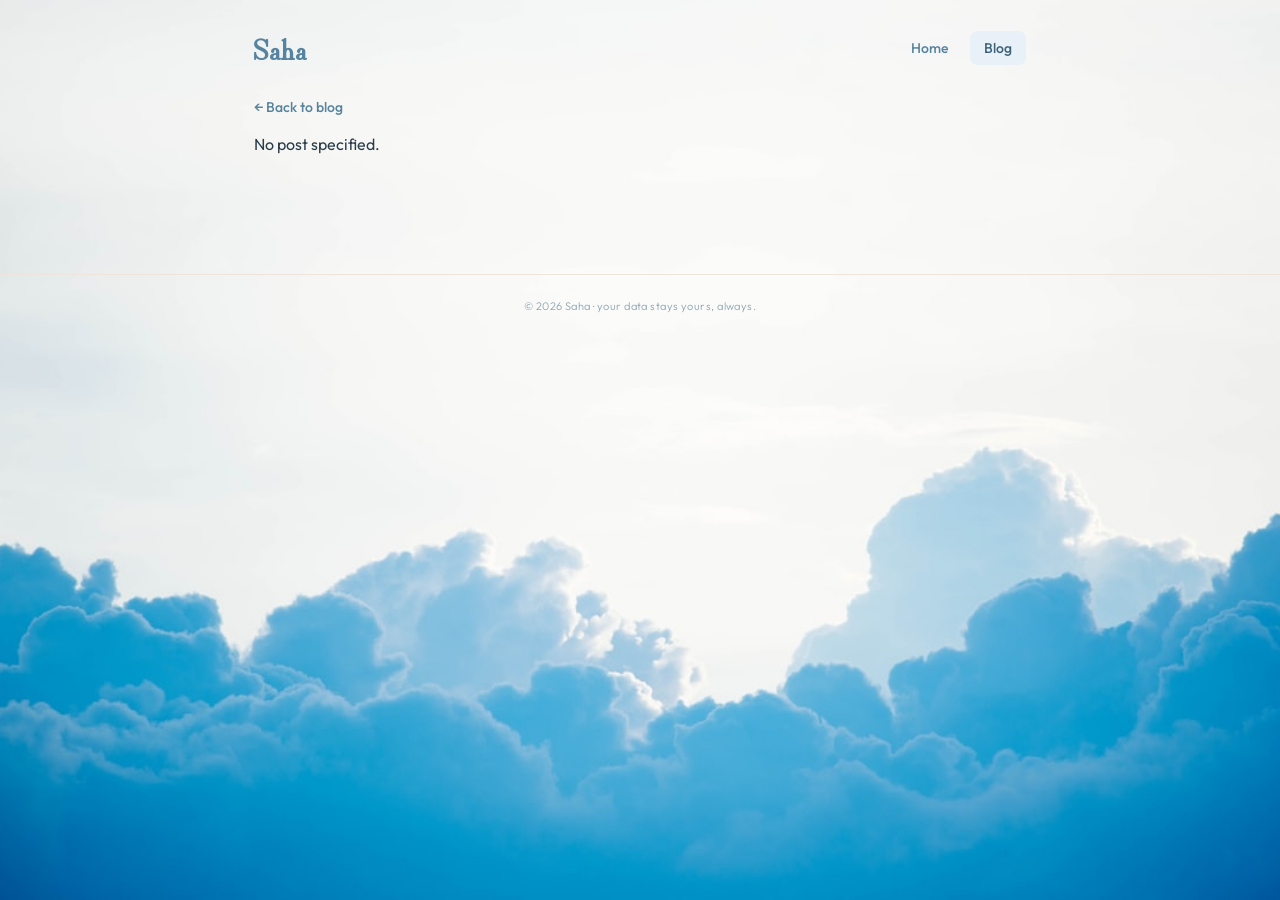
<file: Main/post.html>
<!DOCTYPE html>
<html lang="en">
<head>
<meta charset="UTF-8" />
<meta name="viewport" content="width=device-width, initial-scale=1.0" />
<title>Saha — Post</title>
<link rel="preconnect" href="https://fonts.googleapis.com" />
<link rel="preconnect" href="https://fonts.gstatic.com" crossorigin />
<link href="https://fonts.googleapis.com/css2?family=Hina+Mincho&family=Outfit:wght@300;400;500;600&display=swap" rel="stylesheet" />
<link rel="stylesheet" href="styles.css" />
<style>
      html, body {
  width: 100%; min-height: 100vh;
  background: url('Lowerclouds.jpg') no-repeat center center fixed;
  background-size: cover;
  color: var(--ink);

  overflow-x: hidden;
}
</style>
</head>
<body>
  <div class="stage">
    <nav class="site-nav">
      <div class="wordmark">Saha</div>
      <div class="nav-links">
        <a href="index.html" class="nav-link">Home</a>
        <a href="blog.html" class="nav-link active">Blog</a>
      </div>
    </nav>

    <a href="blog.html" class="back-link">← Back to blog</a>

    <article id="post" class="post-article">
      <p>Loading…</p>
    </article>
  </div>

  <footer class="site-footer">
    &copy; 2026 Saha · your data stays yours, always.
  </footer>

<script>
function qs(name){
  return new URL(window.location.href).searchParams.get(name);
}

function escapeHtml(s){
  const div = document.createElement('div');
  div.textContent = s || '';
  return div.innerHTML;
}

function formatDate(d){
  try {
    return new Date(d).toLocaleDateString('en-US', { year:'numeric', month:'long', day:'numeric' });
  } catch(e){ return d; }
}

// Minimal markdown -> HTML (headings, bold, italic, code, lists, quotes, paragraphs)
function renderMarkdown(md){
  const lines = (md || '').replace(/\r\n/g,'\n').split('\n');
  let html = '';
  let inList = false;
  let inCode = false;

  for (const raw of lines) {
    const line = raw;

    if (line.trim().startsWith('```')) {
      if (!inCode) { html += '<pre><code>'; inCode = true; }
      else { html += '</code></pre>'; inCode = false; }
      continue;
    }
    if (inCode) { html += escapeHtml(line) + '\n'; continue; }

    if (/^### /.test(line)) { html += `<h3>${inline(line.slice(4))}</h3>`; continue; }
    if (/^## /.test(line))  { html += `<h2>${inline(line.slice(3))}</h2>`; continue; }
    if (/^# /.test(line))   { html += `<h1>${inline(line.slice(2))}</h1>`; continue; }
    if (/^> /.test(line))   { html += `<blockquote>${inline(line.slice(2))}</blockquote>`; continue; }

    if (/^[-*] /.test(line)) {
      if (!inList) { html += '<ul>'; inList = true; }
      html += `<li>${inline(line.slice(2))}</li>`;
      continue;
    } else if (inList) {
      html += '</ul>'; inList = false;
    }

    if (line.trim() === '') continue;
    html += `<p>${inline(line)}</p>`;
  }
  if (inList) html += '</ul>';
  if (inCode) html += '</code></pre>';
  return html;
}

function inline(text){
  let t = escapeHtml(text);
  t = t.replace(/\*\*(.+?)\*\*/g, '<strong>$1</strong>');
  t = t.replace(/\*(.+?)\*/g, '<em>$1</em>');
  t = t.replace(/`(.+?)`/g, '<code>$1</code>');
  return t;
}

async function load(){
  const id = qs('id');
  const container = document.getElementById('post');

  if (!id) {
    container.innerHTML = '<p>No post specified.</p>';
    return;
  }

  let posts = [];
  try {
    const res = await fetch('posts.json', { cache: 'no-store' });
    if (res.ok) posts = await res.json();
  } catch (e) {
    console.error(e);
  }

  const post = posts.find(p => p.id === id);
  if (!post) {
    container.innerHTML = '<p>This post could not be found.</p>';
    return;
  }

  container.innerHTML = `
    <div class="post-meta">${formatDate(post.date)}${post.tag ? ' · ' + escapeHtml(post.tag) : ''}</div>
    <h1>${escapeHtml(post.title)}</h1>
    <div class="post-body">${renderMarkdown(post.content)}</div>
  `;
}

load();
</script>
</body>
</html>
</file>
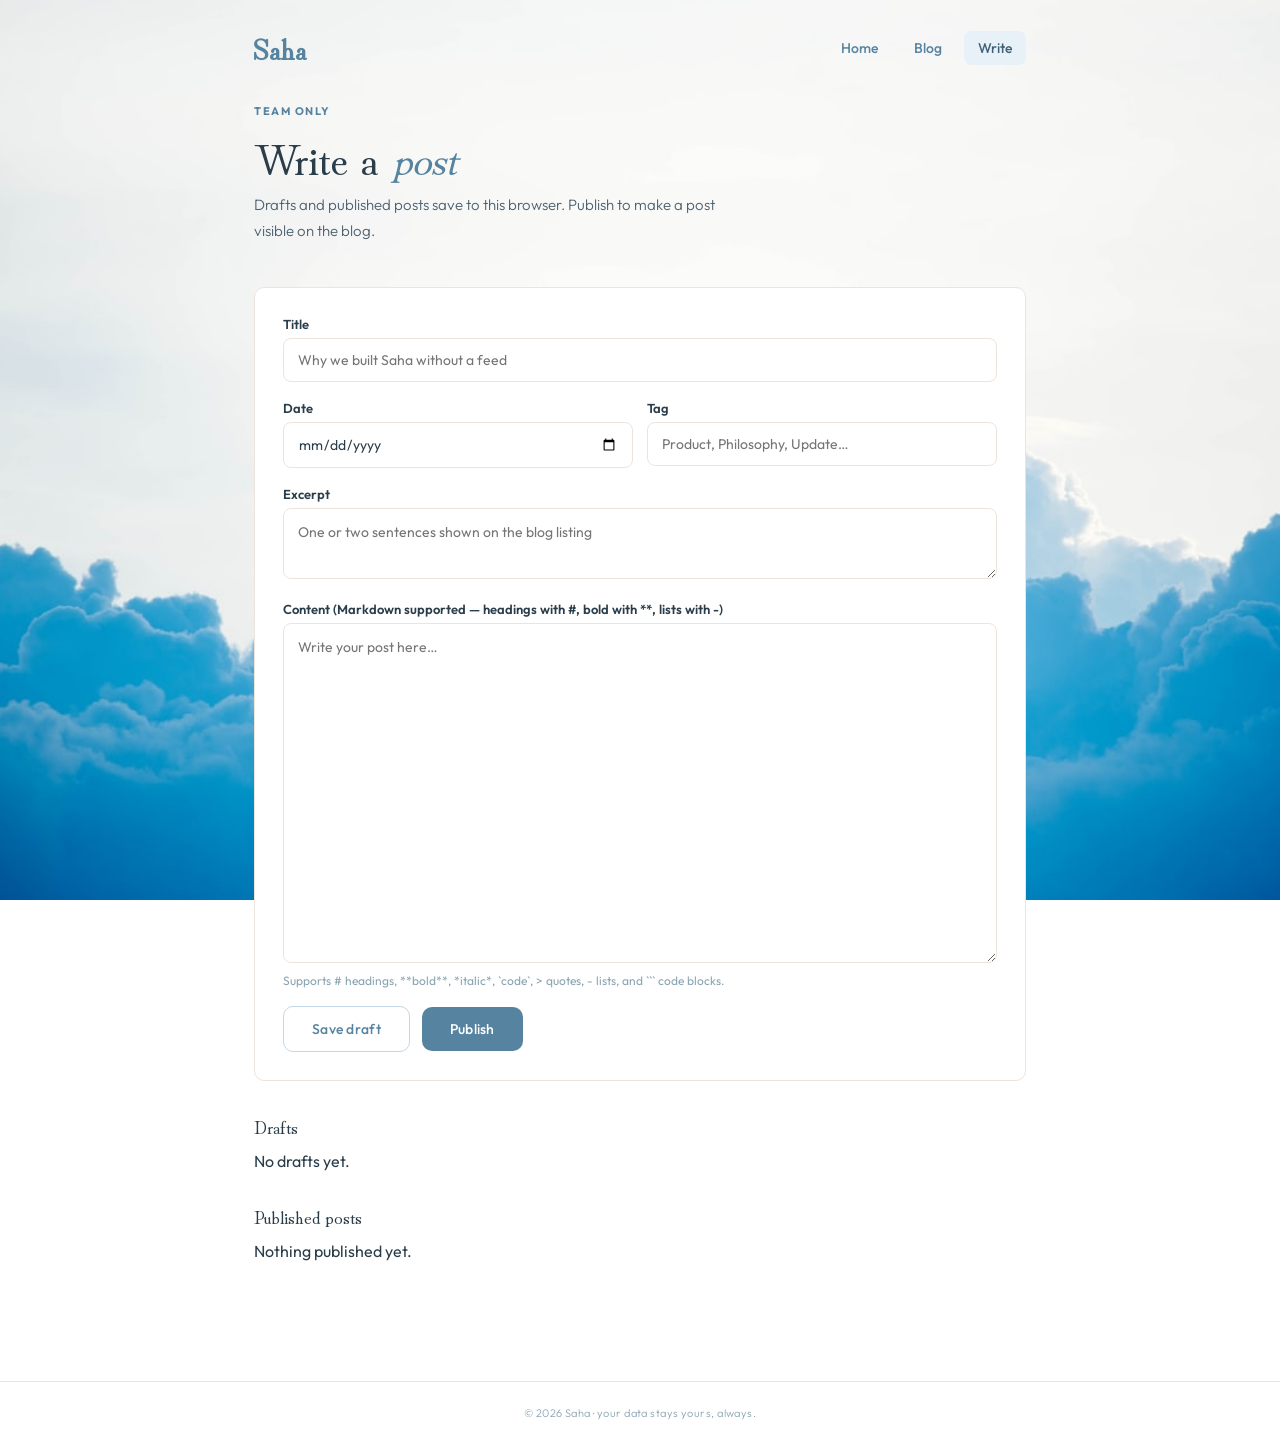
<file: Main/write.html>
<!DOCTYPE html>
<html lang="en">
<head>
<meta charset="UTF-8" />
<meta name="viewport" content="width=device-width, initial-scale=1.0" />
<title>Saha — Write a post</title>
<link rel="preconnect" href="https://fonts.googleapis.com" />
<link rel="preconnect" href="https://fonts.gstatic.com" crossorigin />
<link href="https://fonts.googleapis.com/css2?family=Hina+Mincho&family=Outfit:wght@300;400;500;600&display=swap" rel="stylesheet" />
<link rel="stylesheet" href="styles.css" />
<style>
      html, body {
  width: 100%; min-height: 100vh;
  background: url('Lowerclouds.jpg') no-repeat center center fixed;
  background-size: cover;
  color: var(--ink);

  overflow-x: hidden;
}
</style>
</head>
<body>
  <div class="stage">
    <nav class="site-nav">
      <div class="wordmark">Saha</div>
      <div class="nav-links">
        <a href="index.html" class="nav-link">Home</a>
        <a href="blog.html" class="nav-link">Blog</a>
        <a href="write.html" class="nav-link active">Write</a>
      </div>
    </nav>

    <div class="page-header">
      <div class="page-eyebrow">team only</div>
      <h1 class="page-title">Write a <em>post</em></h1>
      <p class="page-sub">Drafts and published posts save to this browser. Publish to make a post visible on the blog.</p>
    </div>

    <div class="form-card">
      <div class="field">
        <label for="title">Title</label>
        <input id="title" type="text" placeholder="Why we built Saha without a feed" />
      </div>

      <div class="row-2">
        <div class="field">
          <label for="date">Date</label>
          <input id="date" type="date" />
        </div>
        <div class="field">
          <label for="tag">Tag</label>
          <input id="tag" type="text" placeholder="Product, Philosophy, Update…" />
        </div>
      </div>

      <div class="field">
        <label for="excerpt">Excerpt</label>
        <textarea id="excerpt" rows="2" placeholder="One or two sentences shown on the blog listing"></textarea>
      </div>

      <div class="field">
        <label for="content">Content (Markdown supported — headings with #, bold with **, lists with -)</label>
        <textarea id="content" rows="14" placeholder="Write your post here…"></textarea>
        <div class="hint">Supports # headings, **bold**, *italic*, `code`, &gt; quotes, - lists, and ``` code blocks.</div>
      </div>

      <div class="form-actions">
        <button class="btn btn-secondary" onclick="saveDraft()">Save draft</button>
        <button class="btn btn-primary" onclick="publishPost()">Publish</button>
      </div>

      <div id="status" class="status-msg"></div>
    </div>

    <div class="draft-list">
      <h3>Drafts</h3>
      <div id="draftsContainer"></div>
    </div>

    <div class="draft-list">
      <h3>Published posts</h3>
      <div id="publishedContainer"></div>
    </div>
  </div>

  <footer class="site-footer">
    &copy; 2026 Saha · your data stays yours, always.
  </footer>

<script>
const STORAGE_KEY = 'saha_posts';
let editingId = null;

function loadAll(){
  try { return JSON.parse(localStorage.getItem(STORAGE_KEY)) || []; }
  catch(e) { return []; }
}

function saveAll(posts){
  localStorage.setItem(STORAGE_KEY, JSON.stringify(posts));
}

function slugify(s){
  return s.toLowerCase().trim().replace(/[^a-z0-9]+/g,'-').replace(/(^-|-$)/g,'') || 'post';
}

function readForm(){
  return {
    title: document.getElementById('title').value.trim(),
    date: document.getElementById('date').value || new Date().toISOString().slice(0,10),
    tag: document.getElementById('tag').value.trim(),
    excerpt: document.getElementById('excerpt').value.trim(),
    content: document.getElementById('content').value
  };
}

function showStatus(msg){
  const el = document.getElementById('status');
  el.textContent = msg;
  el.classList.add('show');
  setTimeout(() => el.classList.remove('show'), 3000);
}

function upsertPost(extra){
  const data = readForm();
  if (!data.title) {
    showStatus('Add a title before saving.');
    return null;
  }
  const posts = loadAll();
  let post;

  if (editingId) {
    post = posts.find(p => p.id === editingId);
    Object.assign(post, data, extra);
  } else {
    post = {
      id: slugify(data.title) + '-' + Date.now(),
      ...data,
      ...extra
    };
    posts.unshift(post);
  }

  saveAll(posts);
  editingId = post.id;
  renderLists();
  return post;
}

function saveDraft(){
  const post = upsertPost({ draft: true });
  if (post) showStatus('Draft saved.');
}

function publishPost(){
  const data = readForm();
  if (!data.content.trim()) {
    showStatus('Add some content before publishing.');
    return;
  }
  const post = upsertPost({ draft: false });
  if (post) showStatus('Published. View it on the blog.');
}

function clearForm(){
  editingId = null;
  document.getElementById('title').value = '';
  document.getElementById('date').value = '';
  document.getElementById('tag').value = '';
  document.getElementById('excerpt').value = '';
  document.getElementById('content').value = '';
}

function editPost(id){
  const post = loadAll().find(p => p.id === id);
  if (!post) return;
  editingId = id;
  document.getElementById('title').value = post.title || '';
  document.getElementById('date').value = post.date || '';
  document.getElementById('tag').value = post.tag || '';
  document.getElementById('excerpt').value = post.excerpt || '';
  document.getElementById('content').value = post.content || '';
  window.scrollTo({ top: 0, behavior: 'smooth' });
}

function deletePost(id){
  if (!confirm('Delete this post?')) return;
  const posts = loadAll().filter(p => p.id !== id);
  saveAll(posts);
  if (editingId === id) clearForm();
  renderLists();
}

function unpublishPost(id){
  const posts = loadAll();
  const post = posts.find(p => p.id === id);
  if (post) post.draft = true;
  saveAll(posts);
  renderLists();
}

function escapeHtml(s){
  const div = document.createElement('div');
  div.textContent = s || '';
  return div.innerHTML;
}

function renderLists(){
  const posts = loadAll();
  const drafts = posts.filter(p => p.draft);
  const published = posts.filter(p => !p.draft);

  const draftsEl = document.getElementById('draftsContainer');
  const pubEl = document.getElementById('publishedContainer');

  draftsEl.innerHTML = drafts.length ? drafts.map(p => `
    <div class="draft-item">
      <div>
        <div class="draft-name">${escapeHtml(p.title)}</div>
        <div class="draft-date">${escapeHtml(p.date)}${p.tag ? ' · ' + escapeHtml(p.tag) : ''}</div>
      </div>
      <div class="draft-actions">
        <button onclick="editPost('${p.id}')">Edit</button>
        <button class="danger" onclick="deletePost('${p.id}')">Delete</button>
      </div>
    </div>
  `).join('') : '<p class="hint">No drafts yet.</p>';

  pubEl.innerHTML = published.length ? published.map(p => `
    <div class="draft-item">
      <div>
        <div class="draft-name">${escapeHtml(p.title)}</div>
        <div class="draft-date">${escapeHtml(p.date)}${p.tag ? ' · ' + escapeHtml(p.tag) : ''}</div>
      </div>
      <div class="draft-actions">
        <button onclick="editPost('${p.id}')">Edit</button>
        <button onclick="unpublishPost('${p.id}')">Unpublish</button>
        <button class="danger" onclick="deletePost('${p.id}')">Delete</button>
      </div>
    </div>
  `).join('') : '<p class="hint">Nothing published yet.</p>';
}

renderLists();
</script>
</body>
</html>
</file>
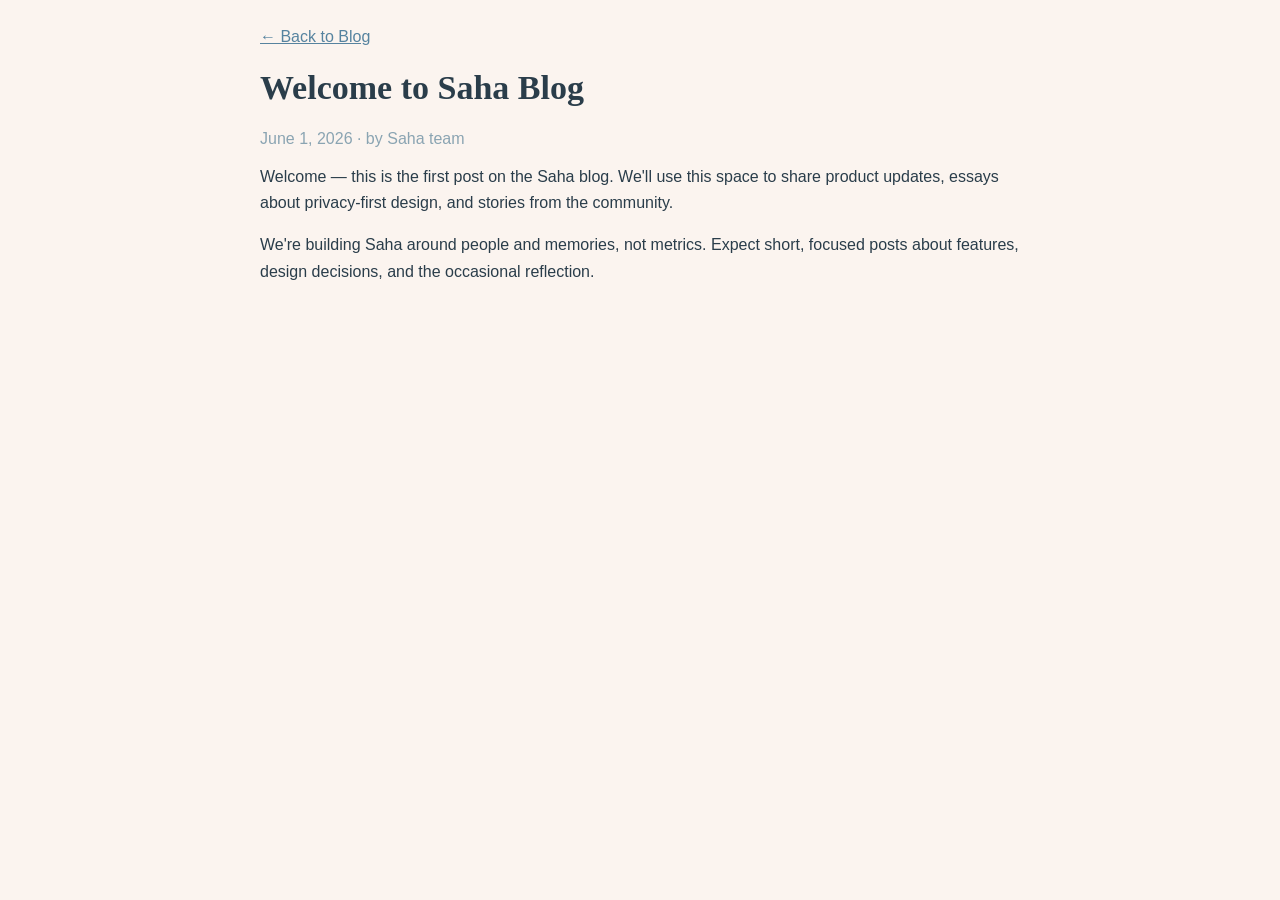
<file: BlogPage/posts/first-post.html>
<!DOCTYPE html>
<html lang="en">
<head>
<meta charset="utf-8" />
<meta name="viewport" content="width=device-width,initial-scale=1" />
<title>Welcome to Saha Blog</title>
<style>
  body{font-family:Arial,Helvetica,sans-serif;margin:28px;background:#FBF4EF;color:#2a3d4a}
  a{color:#56839F}
  .container{max-width:760px;margin:0 auto}
  h1{font-family:'Cormorant Garamond',serif;font-size:34px}
  .meta{color:#8aA4b2;margin-bottom:16px}
  .content{font-size:16px;line-height:1.65}
</style>
</head>
<body>
  <div class="container">
    <a href="../blog.html">← Back to Blog</a>
    <h1>Welcome to Saha Blog</h1>
    <div class="meta">June 1, 2026 · by Saha team</div>
    <div class="content">
      <p>Welcome — this is the first post on the Saha blog. We'll use this space to share product updates, essays about privacy-first design, and stories from the community.</p>
      <p>We're building Saha around people and memories, not metrics. Expect short, focused posts about features, design decisions, and the occasional reflection.</p>
    </div>
  </div>
</body>
</html>
</file>
<file: Main/styles.css>
/* ===== Saha — shared styles ===== */
* { margin: 0; padding: 0; box-sizing: border-box; }

:root {
  --blue:     #56839F;
  --blue-d:   #3d6278;
  --blue-l:   #8aafc7;
  --blue-xl:  #c2d8e8;
  --blue-xxl: #e8f1f7;
  --cream:    #FBF4EF;
  --cream-d:  #ede4dc;
  --ink:      #2a3d4a;
  --ink-l:    #4a6070;
  --muted:    #8aA4b2;
  --warm:     #c47c5a;

  --font-display: 'Hina Mincho', serif;
  --font-body: 'Outfit', sans-serif;
}

html, body {
  background: var(--cream);
  color: var(--ink);
  font-family: var(--font-body);
  min-height: 100vh;
}

a { color: var(--blue); text-decoration: none; }

.stage {
  max-width: 820px;
  margin: 0 auto;
  padding: 0 24px 80px;
}

/* ── Nav ── */
nav.site-nav {
  display: flex;
  align-items: center;
  justify-content: space-between;
  padding: 28px 0;
}
.wordmark {
  font-family: var(--font-display);
  font-size: 28px;
  font-weight: 700;
  color: var(--blue);
  letter-spacing: 0.04em;
}
.nav-links { display: flex; gap: 8px; align-items: center; }
.nav-link {
  font-size: 14px;
  color: var(--blue);
  font-weight: 500;
  padding: 8px 14px;
  border-radius: 8px;
  transition: background .15s;
}
.nav-link:hover { background: var(--blue-xxl); }
.nav-link.active { background: var(--blue-xxl); color: var(--blue-d); }

/* ── Page header ── */
.page-header { padding: 8px 0 36px; }
.page-eyebrow {
  font-size: 11px; letter-spacing: 0.14em; font-weight: 700;
  text-transform: uppercase; color: var(--blue); margin-bottom: 14px;
}
.page-title {
  font-family: var(--font-display);
  font-size: 44px; font-weight: 300; line-height: 1.1;
  color: var(--ink); margin-bottom: 12px;
}
.page-title em { font-style: italic; color: var(--blue); }
.page-sub {
  font-size: 15px; font-weight: 300; color: var(--ink-l);
  line-height: 1.7; max-width: 480px;
}

/* ── Buttons ── */
.btn {
  display: inline-flex; align-items: center; justify-content: center;
  padding: 13px 28px; border-radius: 10px;
  font-size: 14px; font-weight: 500; font-family: var(--font-body);
  border: none; cursor: pointer; text-decoration: none;
  letter-spacing: 0.02em; transition: background .2s, transform .2s, border-color .2s, color .2s;
}
.btn-primary { background: var(--blue); color: #fff; }
.btn-primary:hover { background: var(--blue-d); transform: translateY(-1px); }
.btn-secondary {
  background: transparent; color: var(--blue);
  border: 1.5px solid var(--blue-xl);
}
.btn-secondary:hover { border-color: var(--blue); background: var(--blue-xxl); }

/* ── Blog grid ── */
.posts-grid {
  display: grid;
  grid-template-columns: 1fr 1fr;
  gap: 18px;
  margin-top: 8px;
}
.post-card {
  background: #fff;
  border: 1px solid var(--cream-d);
  border-radius: 10px;
  padding: 20px;
  display: flex; flex-direction: column; gap: 10px;
  transition: transform .25s, box-shadow .25s, border-color .25s;
}
.post-card:hover {
  transform: translateY(-4px);
  box-shadow: 0 12px 28px rgba(86,131,159,.10);
  border-color: var(--blue-xl);
}
.post-tag {
  display: inline-block; align-self: flex-start;
  font-size: 10px; font-weight: 700; letter-spacing: 0.08em;
  text-transform: uppercase; color: var(--blue-d);
  background: var(--blue-xxl); padding: 4px 10px; border-radius: 100px;
}
.post-title {
  font-family: var(--font-display);
  font-size: 19px; font-weight: 500; color: var(--ink); line-height: 1.35;
}
.post-meta { font-size: 12px; color: var(--muted); }
.post-excerpt { font-size: 14px; color: var(--ink-l); line-height: 1.6; flex-grow: 1; }
.read-more { font-weight: 600; font-size: 13px; color: var(--blue); align-self: flex-start; }
.read-more:hover { text-decoration: underline; }

.empty-state {
  text-align: center; padding: 56px 24px;
  border: 1px dashed var(--blue-xl); border-radius: 12px;
  color: var(--ink-l);
}
.empty-state .post-title { margin-bottom: 6px; }

/* ── Post page ── */
.post-article .post-meta { margin-bottom: 4px; }
.post-article h1 {
  font-family: var(--font-display);
  font-size: 38px; font-weight: 400; line-height: 1.15;
  color: var(--ink); margin: 6px 0 18px;
}
.post-body {
  background: #fff; border: 1px solid var(--cream-d); border-radius: 10px;
  padding: 28px; font-size: 16px; line-height: 1.75; color: var(--ink-l);
}
.post-body h1, .post-body h2, .post-body h3 {
  font-family: var(--font-display); color: var(--ink); margin: 1.2em 0 .5em;
}
.post-body p { margin-bottom: 1em; }
.post-body img { max-width: 100%; border-radius: 8px; }
.post-body blockquote {
  border-left: 3px solid var(--blue-xl); padding-left: 16px;
  color: var(--muted); font-style: italic; margin: 1em 0;
}
.post-body code {
  background: var(--blue-xxl); padding: 2px 6px; border-radius: 4px;
  font-size: 0.9em;
}
.post-body pre {
  background: var(--ink); color: var(--cream); padding: 16px;
  border-radius: 8px; overflow-x: auto; margin: 1em 0;
}
.post-body pre code { background: none; padding: 0; color: inherit; }

.back-link { display: inline-block; margin-bottom: 18px; font-size: 14px; font-weight: 500; }
.back-link:hover { text-decoration: underline; }

/* ── Write / form page ── */
.field { margin-bottom: 18px; }
.field label {
  display: block; font-size: 13px; font-weight: 600;
  color: var(--ink); margin-bottom: 6px;
}
.field .hint { font-size: 12px; color: var(--muted); margin-top: 6px; }
.field input,
.field textarea,
.field select {
  width: 100%; padding: 12px 14px; border-radius: 8px;
  border: 1px solid var(--cream-d); background: #fff;
  font-family: var(--font-body); font-size: 14px; color: var(--ink);
}
.field input:focus,
.field textarea:focus,
.field select:focus {
  outline: none; border-color: var(--blue-l);
  box-shadow: 0 0 0 3px var(--blue-xxl);
}
.field textarea { resize: vertical; line-height: 1.6; }
.row-2 { display: grid; grid-template-columns: 1fr 1fr; gap: 14px; }

.form-card {
  background: #fff; border: 1px solid var(--cream-d); border-radius: 10px;
  padding: 28px; margin-top: 8px;
}
.form-actions { display: flex; gap: 12px; align-items: center; margin-top: 8px; }
.status-msg {
  margin-top: 14px; font-size: 13px; color: var(--blue-d);
  background: var(--blue-xxl); padding: 10px 14px; border-radius: 8px;
  display: none;
}
.status-msg.show { display: block; }

.draft-list { margin-top: 32px; }
.draft-list h3 {
  font-family: var(--font-display); font-size: 18px; font-weight: 500;
  color: var(--ink); margin-bottom: 12px;
}
.draft-item {
  display: flex; align-items: center; justify-content: space-between;
  background: #fff; border: 1px solid var(--cream-d); border-radius: 8px;
  padding: 12px 16px; margin-bottom: 8px;
}
.draft-item .draft-name { font-size: 14px; font-weight: 500; color: var(--ink); }
.draft-item .draft-date { font-size: 12px; color: var(--muted); }
.draft-actions { display: flex; gap: 8px; }
.draft-actions button {
  font-size: 12px; padding: 6px 12px; border-radius: 6px; border: 1px solid var(--cream-d);
  background: var(--cream); cursor: pointer; color: var(--ink-l);
}
.draft-actions button:hover { border-color: var(--blue-l); color: var(--blue); }
.draft-actions .danger:hover { border-color: #c47c5a; color: #c47c5a; }

/* ── Footer ── */
footer.site-footer {
  border-top: 1px solid var(--cream-d);
  padding: 24px 0; text-align: center;
  font-size: 11px; color: var(--muted); font-weight: 300;
  letter-spacing: 0.04em; margin-top: 40px;
}

/* ── Responsive ── */
@media (max-width: 640px) {
  .posts-grid { grid-template-columns: 1fr; }
  .row-2 { grid-template-columns: 1fr; }
  .page-title { font-size: 32px; }
  .post-article h1 { font-size: 28px; }
  .nav-links { gap: 4px; }
}
</file>
<file: BlogPage/styles.css>
* {
    margin: 0;
    padding: 0;
    box-sizing: border-box;
}

:root {
    /* Time Capsule Palette - Deep, Sophisticated, Peaceful */
    --dark-navy: #1a1f3a;
    --deep-indigo: #2d3454;
    --soft-cream: #f5e6d3;
    --pale-gold: #d4a574;
    --dusty-rose: #b8938f;
    --muted-sage: #7a8a7e;
    --white: #ffffff;
    --off-white: #faf8f6;
    
    /* Spacing */
    --spacing-xs: 4px;
    --spacing-sm: 8px;
    --spacing-md: 16px;
    --spacing-lg: 24px;
    --spacing-xl: 32px;
    --spacing-2xl: 48px;
    
    /* Typography */
    --font-display: 'Playfair Display', serif;
    --font-body: 'DM Sans', sans-serif;
    
    /* Transitions */
    --transition: 400ms cubic-bezier(0.23, 1, 0.320, 1);
    --transition-slow: 800ms cubic-bezier(0.23, 1, 0.320, 1);
}

html {
    scroll-behavior: smooth;
}

body {
    font-family: var(--font-body);
    color: var(--deep-indigo);
    background: var(--off-white);
    line-height: 1.7;
}

.container {
    max-width: 1120px;
    margin: 0 auto;
    padding: 0 var(--spacing-lg);
}

/* ==================== Navigation ==================== */

.navbar {
    position: sticky;
    top: 0;
    background: rgba(250, 248, 246, 0.85);
    backdrop-filter: blur(10px);
    border-bottom: 1px solid rgba(212, 165, 116, 0.15);
    z-index: 1000;
}

.nav-container {
    max-width: 1120px;
    margin: 0 auto;
    padding: var(--spacing-lg);
    display: flex;
    justify-content: space-between;
    align-items: center;
}

.nav-brand {
    font-family: var(--font-display);
    font-size: 1.5rem;
    font-weight: 600;
    color: var(--dark-navy);
    text-decoration: none;
    letter-spacing: -1px;
}

.nav-links {
    display: flex;
    list-style: none;
    gap: var(--spacing-2xl);
}

.nav-link {
    text-decoration: none;
    color: var(--muted-sage);
    font-size: 0.95rem;
    font-weight: 500;
    transition: all var(--transition);
    position: relative;
}

.nav-link:hover {
    color: var(--pale-gold);
}

.nav-cta {
    background: linear-gradient(135deg, var(--pale-gold), var(--dusty-rose));
    color: var(--white) !important;
    padding: 10px 24px;
    border-radius: 50px;
    font-weight: 600;
    transition: all var(--transition);
}

.nav-cta:hover {
    transform: translateY(-2px);
    box-shadow: 0 8px 24px rgba(212, 165, 116, 0.25);
}

/* ==================== Hero Section ==================== */

.hero-section {
    position: relative;
    min-height: 90vh;
    display: flex;
    align-items: center;
    justify-content: center;
    padding: var(--spacing-2xl) 0;
    background: linear-gradient(135deg, var(--off-white) 0%, #f9f5f0 100%);
    overflow: hidden;
}

/* Organic memory shapes in background */
.hero-bg {
    position: absolute;
    top: -100px;
    right: -200px;
    width: 600px;
    height: 600px;
    background: radial-gradient(circle, rgba(212, 165, 116, 0.12) 0%, transparent 70%);
    border-radius: 50%;
    animation: float-subtle 6s ease-in-out infinite;
}

.hero-bg::before {
    content: '';
    position: absolute;
    bottom: -150px;
    left: -100px;
    width: 500px;
    height: 500px;
    background: radial-gradient(circle, rgba(184, 147, 143, 0.08) 0%, transparent 70%);
    border-radius: 50%;
    animation: float-subtle 8s ease-in-out infinite 1s;
}

@keyframes float-subtle {
    0%, 100% { transform: translate(0, 0); }
    50% { transform: translate(30px, -30px); }
}

.hero-container {
    max-width: 1120px;
    margin: 0 auto;
    padding: 0 var(--spacing-lg);
    display: grid;
    grid-template-columns: 1fr 1fr;
    gap: var(--spacing-2xl);
    align-items: center;
    position: relative;
    z-index: 1;
}

.hero-content {
    display: flex;
    flex-direction: column;
    gap: var(--spacing-xl);
}

.hero-title {
    font-family: var(--font-display);
    font-size: clamp(3rem, 7vw, 4.2rem);
    font-weight: 600;
    line-height: 1.1;
    color: var(--dark-navy);
    letter-spacing: -1.5px;
    animation: fade-up 800ms ease-out forwards;
}

.hero-subtitle {
    font-size: 1.1rem;
    color: var(--muted-sage);
    line-height: 1.8;
    max-width: 500px;
    font-weight: 400;
    animation: fade-up 800ms ease-out 100ms both;
}

.hero-ctas {
    display: flex;
    gap: var(--spacing-lg);
    margin-top: var(--spacing-lg);
    animation: fade-up 800ms ease-out 200ms both;
}

@keyframes fade-up {
    from {
        opacity: 0;
        transform: translateY(30px);
    }
    to {
        opacity: 1;
        transform: translateY(0);
    }
}

.btn {
    display: inline-flex;
    align-items: center;
    justify-content: center;
    padding: 14px 32px;
    border-radius: 50px;
    font-weight: 600;
    font-size: 0.95rem;
    text-decoration: none;
    cursor: pointer;
    border: none;
    font-family: var(--font-body);
    transition: all var(--transition);
    position: relative;
}

.btn::before {
    content: '';
    position: absolute;
    inset: 0;
    border-radius: 50px;
    background: inherit;
    opacity: 0;
    transition: opacity var(--transition);
    z-index: -1;
}

.btn-primary {
    background: linear-gradient(135deg, var(--pale-gold), var(--dusty-rose));
    color: var(--white);
    box-shadow: 0 4px 15px rgba(212, 165, 116, 0.2);
}

.btn-primary:hover {
    transform: translateY(-3px);
    box-shadow: 0 12px 32px rgba(212, 165, 116, 0.35);
}

.btn-secondary {
    background: transparent;
    color: var(--dark-navy);
    border: 2px solid var(--muted-sage);
}

.btn-secondary:hover {
    border-color: var(--pale-gold);
    color: var(--pale-gold);
    background: rgba(212, 165, 116, 0.05);
}

.btn-large {
    padding: 16px 48px;
    font-size: 1.05rem;
}

.hero-visual {
    position: relative;
    height: 100%;
    min-height: 500px;
}

/* Memory shapes instead of polaroids */
.photo-frame {
    position: absolute;
    background: var(--white);
    border-radius: 12px;
    box-shadow: 0 20px 60px rgba(26, 31, 58, 0.12);
    opacity: 0;
    animation: memory-emerge var(--transition-slow) ease-out forwards;
}

.photo-frame.frame-1 {
    width: 200px;
    height: 280px;
    top: 20px;
    right: 60px;
    animation-delay: 300ms;
}

.photo-frame.frame-2 {
    width: 180px;
    height: 260px;
    top: 140px;
    right: 280px;
    animation-delay: 500ms;
}

.photo-frame.frame-3 {
    width: 160px;
    height: 240px;
    top: 260px;
    right: 120px;
    animation-delay: 700ms;
}

@keyframes memory-emerge {
    from {
        opacity: 0;
        transform: scale(0.8);
    }
    to {
        opacity: 1;
        transform: scale(1);
    }
}

.photo {
    width: 100%;
    height: 100%;
    background: linear-gradient(135deg, #f0e6d8 0%, #e8dcc8 100%);
    border-radius: 12px;
}

/* ==================== Features Section ==================== */

.features-section {
    padding: var(--spacing-2xl) 0;
    background: var(--white);
    border-top: 1px solid rgba(212, 165, 116, 0.1);
    border-bottom: 1px solid rgba(212, 165, 116, 0.1);
}

.section-heading {
    font-family: var(--font-display);
    font-size: clamp(2.2rem, 5vw, 3.2rem);
    font-weight: 600;
    text-align: center;
    margin-bottom: var(--spacing-xl);
    color: var(--dark-navy);
    letter-spacing: -0.8px;
}

.section-subtitle {
    text-align: center;
    color: var(--muted-sage);
    margin-bottom: var(--spacing-2xl);
    font-size: 1.05rem;
    font-weight: 400;
}

.features-grid {
    display: grid;
    grid-template-columns: repeat(auto-fit, minmax(340px, 1fr));
    gap: var(--spacing-xl);
}

.feature-item {
    padding: var(--spacing-xl);
    background: linear-gradient(135deg, #fafaf8 0%, #f5f1eb 100%);
    border: 1px solid rgba(212, 165, 116, 0.15);
    border-radius: 12px;
    transition: all var(--transition);
    position: relative;
    overflow: hidden;
    opacity: 0;
    animation: fade-up 600ms ease-out forwards;
}

.feature-item:nth-child(1) { animation-delay: 100ms; }
.feature-item:nth-child(2) { animation-delay: 150ms; }
.feature-item:nth-child(3) { animation-delay: 200ms; }
.feature-item:nth-child(4) { animation-delay: 250ms; }
.feature-item:nth-child(5) { animation-delay: 300ms; }
.feature-item:nth-child(6) { animation-delay: 350ms; }

.feature-item::before {
    content: '';
    position: absolute;
    top: -50%;
    right: -50%;
    width: 200px;
    height: 200px;
    background: radial-gradient(circle, rgba(212, 165, 116, 0.1) 0%, transparent 70%);
    border-radius: 50%;
    opacity: 0;
    transition: all var(--transition);
}

.feature-item:hover {
    border-color: var(--pale-gold);
    background: linear-gradient(135deg, #fff9f5 0%, #faf5ed 100%);
    transform: translateY(-6px);
}

.feature-item:hover::before {
    opacity: 1;
}

.feature-number {
    font-family: var(--font-display);
    font-size: 3rem;
    font-weight: 700;
    color: var(--pale-gold);
    margin-bottom: var(--spacing-md);
    opacity: 0.6;
}

.feature-item h3 {
    font-size: 1.3rem;
    font-weight: 600;
    margin-bottom: var(--spacing-sm);
    color: var(--dark-navy);
    font-family: var(--font-display);
}

.feature-item p {
    font-size: 0.95rem;
    color: var(--muted-sage);
    line-height: 1.8;
}

/* ==================== Moments Section ==================== */

.moments-section {
    padding: var(--spacing-2xl) 0;
    background: linear-gradient(180deg, var(--off-white) 0%, #f5f1ea 100%);
}

.moments-showcase {
    display: grid;
    grid-template-columns: repeat(auto-fit, minmax(280px, 1fr));
    gap: var(--spacing-lg);
    margin-top: var(--spacing-2xl);
}

.moment-card {
    padding: var(--spacing-xl);
    background: var(--white);
    border: 1px solid rgba(212, 165, 116, 0.12);
    border-radius: 12px;
    text-align: center;
    transition: all var(--transition);
    position: relative;
    opacity: 0;
    animation: fade-up 600ms ease-out forwards;
}

.moment-card:nth-child(1) { animation-delay: 100ms; }
.moment-card:nth-child(2) { animation-delay: 150ms; }
.moment-card:nth-child(3) { animation-delay: 200ms; }
.moment-card:nth-child(4) { animation-delay: 250ms; }

.moment-card::after {
    content: '';
    position: absolute;
    inset: 0;
    background: radial-gradient(circle at center, rgba(212, 165, 116, 0.08) 0%, transparent 70%);
    border-radius: 12px;
    opacity: 0;
    transition: opacity var(--transition);
}

.moment-card:hover {
    border-color: var(--pale-gold);
    transform: translateY(-6px);
    box-shadow: 0 12px 32px rgba(212, 165, 116, 0.15);
}

.moment-card:hover::after {
    opacity: 1;
}

.moment-icon {
    font-size: 3rem;
    margin-bottom: var(--spacing-md);
    display: block;
    opacity: 0.9;
    transition: transform var(--transition);
}

.moment-card:hover .moment-icon {
    transform: scale(1.1);
}

.moment-card h3 {
    font-size: 1.2rem;
    font-weight: 600;
    margin-bottom: var(--spacing-sm);
    color: var(--dark-navy);
    font-family: var(--font-display);
}

.moment-card p {
    font-size: 0.95rem;
    color: var(--muted-sage);
    line-height: 1.7;
}

/* ==================== Stories Section ==================== */

.stories-section {
    padding: var(--spacing-2xl) 0;
    background: var(--white);
    border-top: 1px solid rgba(212, 165, 116, 0.1);
}

.posts-grid {
    display: grid;
    grid-template-columns: repeat(auto-fit, minmax(340px, 1fr));
    gap: var(--spacing-xl);
    margin-top: var(--spacing-2xl);
}

.post-card {
    background: linear-gradient(135deg, #fafaf8 0%, #f5f1eb 100%);
    border: 1px solid rgba(212, 165, 116, 0.12);
    border-radius: 12px;
    padding: var(--spacing-xl);
    display: flex;
    flex-direction: column;
    gap: var(--spacing-md);
    transition: all var(--transition);
    position: relative;
    opacity: 0;
    animation: fade-up 600ms ease-out forwards;
    overflow: hidden;
}

.post-card:nth-child(1) { animation-delay: 100ms; }
.post-card:nth-child(2) { animation-delay: 150ms; }
.post-card:nth-child(3) { animation-delay: 200ms; }

.post-card::before {
    content: '';
    position: absolute;
    top: 0;
    left: 0;
    right: 0;
    height: 3px;
    background: linear-gradient(90deg, var(--pale-gold), var(--dusty-rose), transparent);
    opacity: 0;
    transition: opacity var(--transition);
}

.post-card:hover::before {
    opacity: 1;
}

.post-card:hover {
    border-color: var(--pale-gold);
    transform: translateY(-6px);
    background: linear-gradient(135deg, #fff9f5 0%, #faf5ed 100%);
}

.post-tag {
    display: inline-block;
    background: linear-gradient(135deg, rgba(212, 165, 116, 0.12), rgba(184, 147, 143, 0.08));
    color: var(--muted-sage);
    padding: 6px 14px;
    border-radius: 50px;
    font-size: 0.75rem;
    font-weight: 700;
    text-transform: uppercase;
    letter-spacing: 0.5px;
    width: fit-content;
}

.post-title {
    font-family: var(--font-display);
    font-size: 1.35rem;
    line-height: 1.3;
    color: var(--dark-navy);
    font-weight: 600;
}

.post-excerpt {
    color: var(--muted-sage);
    font-size: 0.95rem;
    line-height: 1.7;
    flex-grow: 1;
}

.post-meta {
    display: flex;
    gap: var(--spacing-lg);
    font-size: 0.85rem;
    color: var(--muted-sage);
    border-top: 1px solid rgba(212, 165, 116, 0.1);
    padding-top: var(--spacing-md);
}

.post-link {
    color: var(--pale-gold);
    text-decoration: none;
    font-weight: 700;
    transition: all var(--transition);
    align-self: flex-start;
    font-size: 0.95rem;
}

.post-link:hover {
    transform: translateX(6px);
}

/* ==================== CTA Section ==================== */

.cta-section {
    padding: var(--spacing-2xl) 0;
    background: linear-gradient(135deg, var(--dark-navy) 0%, #252d48 100%);
    color: var(--white);
    text-align: center;
    position: relative;
    overflow: hidden;
}

.cta-section::before {
    content: '';
    position: absolute;
    top: -50%;
    right: -10%;
    width: 400px;
    height: 400px;
    background: radial-gradient(circle, rgba(212, 165, 116, 0.1) 0%, transparent 70%);
    border-radius: 50%;
    animation: float-subtle 8s ease-in-out infinite;
}

.cta-section::after {
    content: '';
    position: absolute;
    bottom: -100px;
    left: 10%;
    width: 300px;
    height: 300px;
    background: radial-gradient(circle, rgba(184, 147, 143, 0.06) 0%, transparent 70%);
    border-radius: 50%;
    animation: float-subtle 10s ease-in-out infinite 1s;
}

.cta-section > div {
    position: relative;
    z-index: 1;
}

.cta-section h2 {
    font-family: var(--font-display);
    font-size: clamp(2rem, 5vw, 3rem);
    font-weight: 600;
    margin-bottom: var(--spacing-lg);
    letter-spacing: -0.8px;
}

.cta-section p {
    font-size: 1.1rem;
    margin-bottom: var(--spacing-xl);
    opacity: 0.9;
    max-width: 600px;
    margin-left: auto;
    margin-right: auto;
    font-weight: 400;
}

.cta-section .btn {
    margin: 0 auto var(--spacing-lg);
}

.cta-footnote {
    font-size: 0.85rem;
    opacity: 0.75;
}

/* ==================== Footer ==================== */

.footer {
    background: var(--white);
    border-top: 1px solid rgba(212, 165, 116, 0.1);
    padding: var(--spacing-2xl) 0;
}

.footer-grid {
    display: grid;
    grid-template-columns: repeat(auto-fit, minmax(220px, 1fr));
    gap: var(--spacing-xl);
    margin-bottom: var(--spacing-xl);
}

.footer-col h3,
.footer-col h4 {
    font-family: var(--font-display);
    font-weight: 600;
    font-size: 1rem;
    margin-bottom: var(--spacing-md);
    color: var(--dark-navy);
    letter-spacing: -0.3px;
}

.footer-col p {
    font-size: 0.9rem;
    color: var(--muted-sage);
    line-height: 1.7;
}

.footer-col ul {
    list-style: none;
}

.footer-col ul li {
    margin-bottom: var(--spacing-sm);
}

.footer-col a {
    color: var(--muted-sage);
    text-decoration: none;
    font-size: 0.9rem;
    transition: all var(--transition);
    display: inline-block;
}

.footer-col a:hover {
    color: var(--pale-gold);
    transform: translateX(3px);
}

.footer-bottom {
    border-top: 1px solid rgba(212, 165, 116, 0.1);
    padding-top: var(--spacing-lg);
    text-align: center;
    font-size: 0.85rem;
    color: var(--muted-sage);
}

/* ==================== Responsive ==================== */

@media (max-width: 1024px) {
    .hero-container {
        grid-template-columns: 1fr;
    }

    .hero-visual {
        display: none;
    }

    .section-heading {
        font-size: 2rem;
    }
}

@media (max-width: 768px) {
    .nav-links {
        gap: var(--spacing-lg);
        font-size: 0.9rem;
    }

    .hero-title {
        font-size: 2.2rem;
    }

    .hero-ctas {
        flex-direction: column;
    }

    .hero-ctas .btn {
        width: 100%;
    }

    .features-grid {
        grid-template-columns: 1fr;
    }

    .moments-showcase {
        grid-template-columns: 1fr;
    }

    .posts-grid {
        grid-template-columns: 1fr;
    }

    .cta-section h2 {
        font-size: 1.8rem;
    }

    .footer-grid {
        grid-template-columns: 1fr 1fr;
    }
}

@media (max-width: 480px) {
    .container {
        padding: 0 var(--spacing-md);
    }

    .nav-links {
        gap: var(--spacing-md);
        display: none;
    }

    .hero-title {
        font-size: 1.7rem;
    }

    .section-heading {
        font-size: 1.6rem;
    }

    .footer-grid {
        grid-template-columns: 1fr;
    }

    .cta-section {
        padding: var(--spacing-xl) 0;
    }
}
</file>
